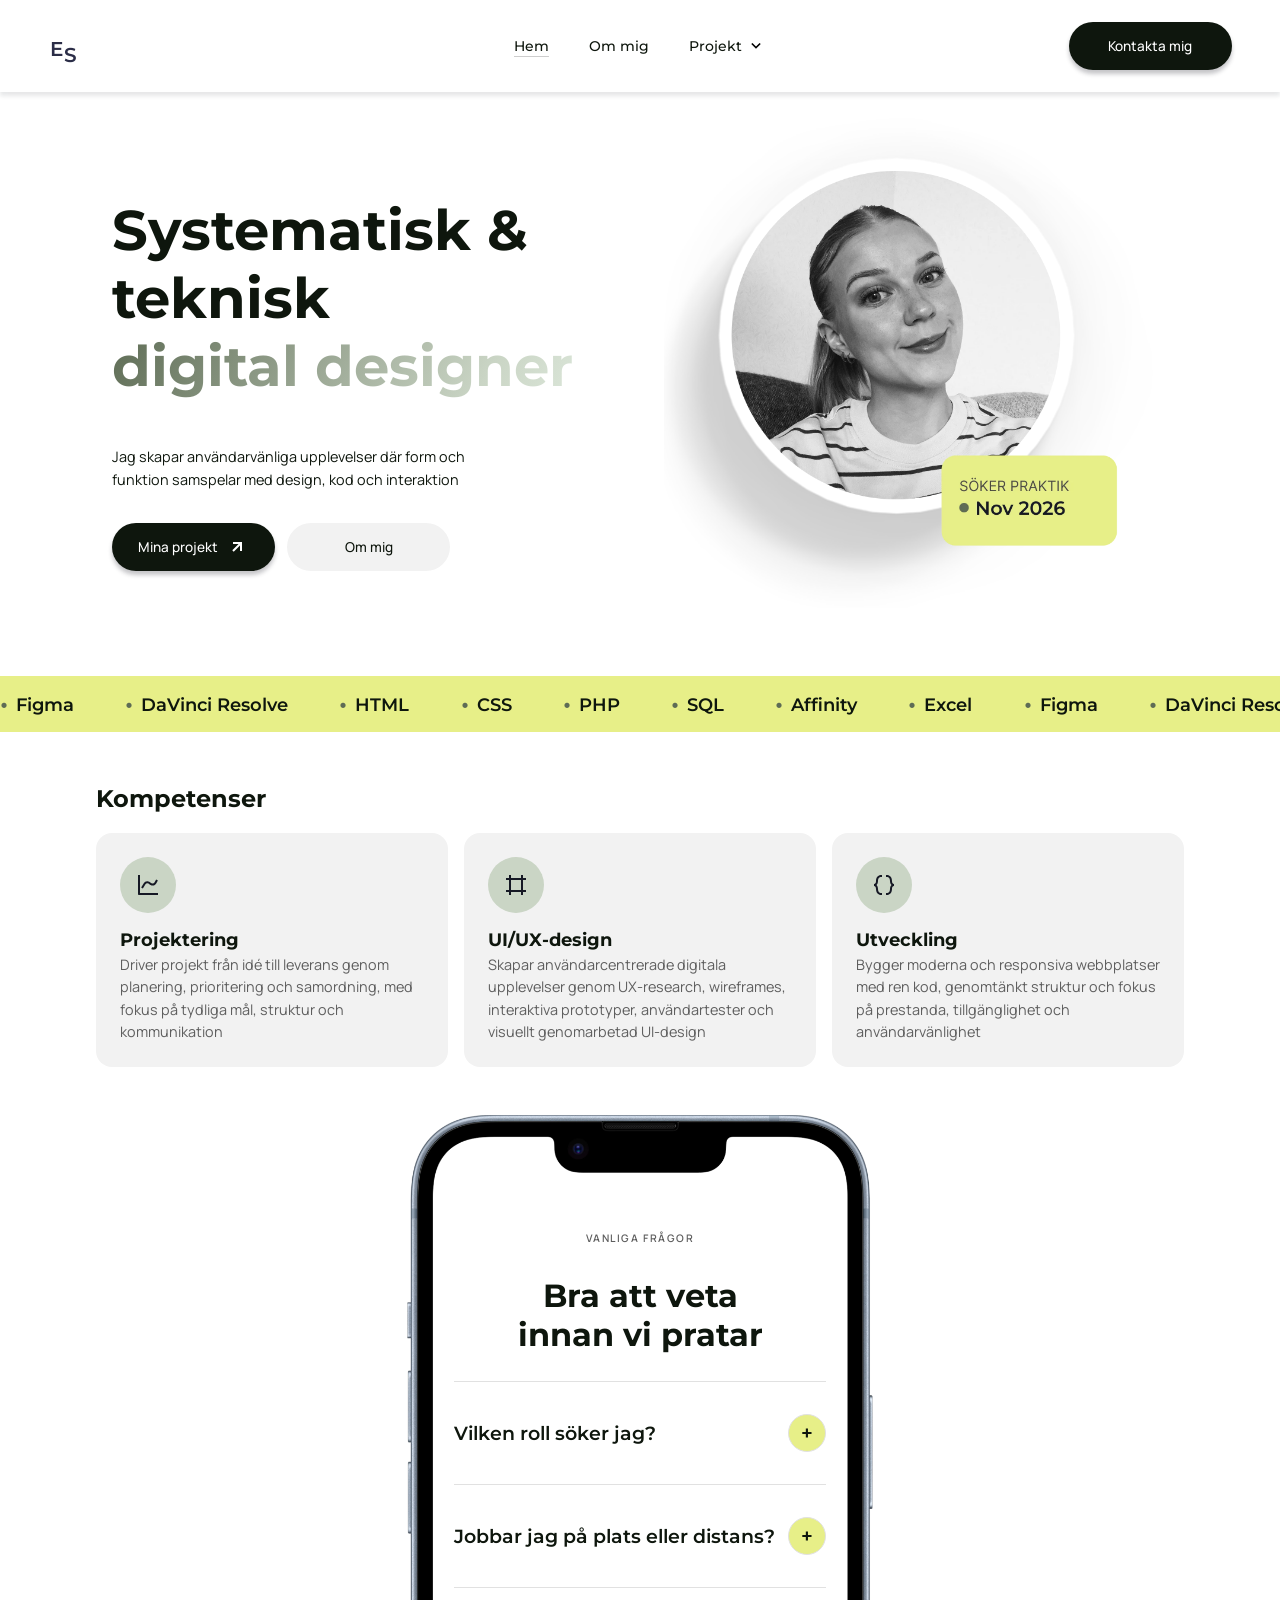
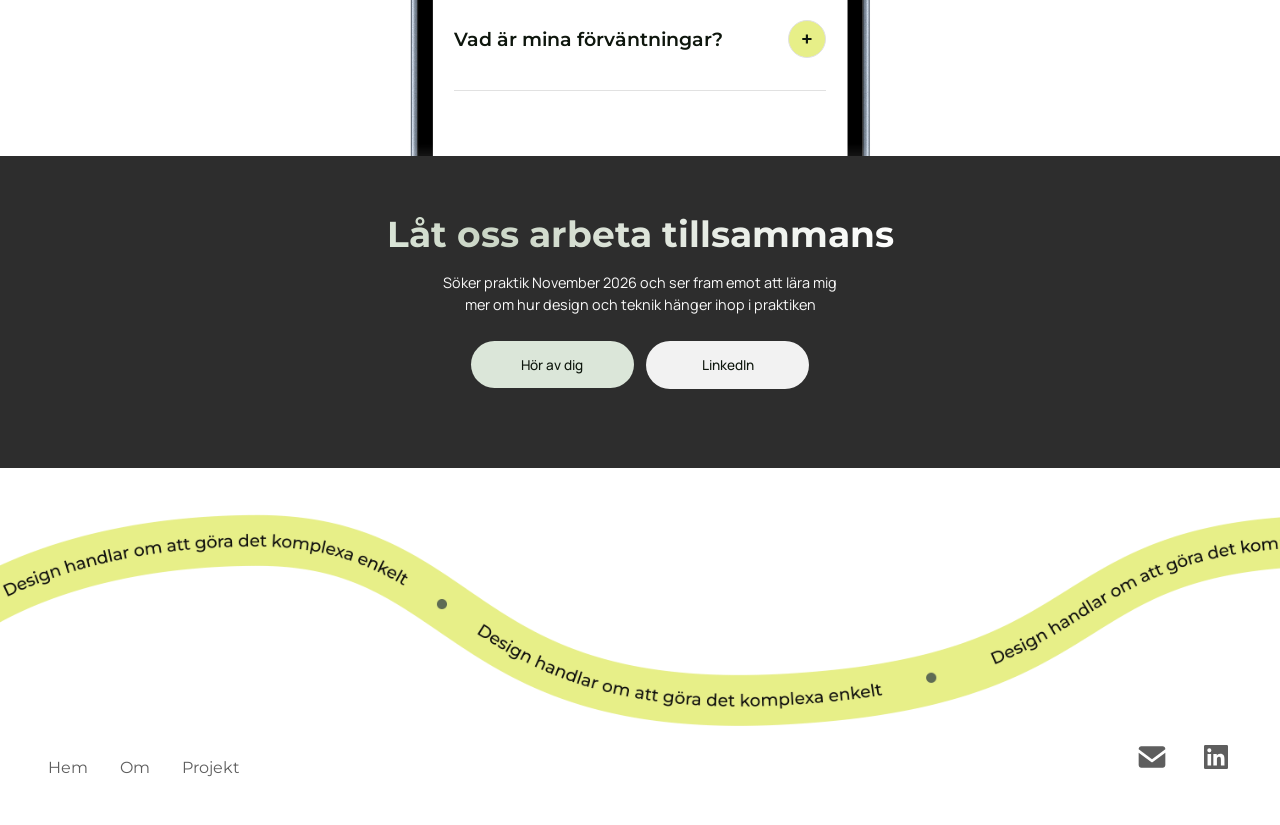
<file: index.html>
<!DOCTYPE html>
<html lang="sv">
  <head>
    <meta charset="UTF-8">
    <meta name="viewport" content="width=device-width, initial-scale=1.0">
    <title>
      Startsida - Emma Sjöholm
    </title>
    <!-- Google fonts -->
    <link rel="preconnect" href="https://fonts.googleapis.com">
    <link rel="preconnect" href="https://fonts.gstatic.com" crossorigin>
    <link href="https://fonts.googleapis.com/css2?family=Manrope:wght@200..800&family=Montserrat:ital,wght@0,100..900;1,100..900&display=swap" rel="stylesheet">
    <!-- Externa stilmallar -->
    <link href="assets/style.css" rel="stylesheet">
    <link href="assets/btn.css" rel="stylesheet">
  </head>
  <body>
    <!-- Header via JS fetch -->
    <div id="header">
    </div>
    <main>
      <!-- Hero sektion med bakgrundsbil och CT-knappar -->
      <section id="image_hero" class="stack-center container">
        <div id="text_hero">
          <h1>
            Systematisk & teknisk
            <br>
            <span class="highlight">
              digital designer
            </span>
          </h1>
          <img src="assets/images/emma_sjoholm.webp" alt="Profilbild på Emma Sjöholm">
          <p>
            Jag skapar användarvänliga upplevelser där form och funktion samspelar med design, kod och interaktion
          </p>
          <div class="btns">
            <a href="project_overview.html" class="primary-btn">
              Mina projekt
              <svg  xmlns="http://www.w3.org/2000/svg" width="24" height="24"  fill="currentColor" viewBox="0 0 24 24" ><!--Boxicons v3.0.8 https://boxicons.com | License  https://docs.boxicons.com/free--><path d="M17 16V7H8v2h5.59l-6.3 6.29 1.42 1.42 6.29-6.3V16z"></path>
              </svg>
            </a>
            <a href="about.html" class="secondary-btn">
              Om mig
            </a>
          </div>
        </div>
      </section>
      <div class="marquee">
        <div class="marquee-group">
          <span><span class="marquee-dot">•</span> Figma</span>
          <span><span class="marquee-dot">•</span> DaVinci Resolve</span>
          <span><span class="marquee-dot">•</span> HTML</span>
          <span><span class="marquee-dot">•</span> CSS</span>
          <span><span class="marquee-dot">•</span> PHP</span>
          <span><span class="marquee-dot">•</span> SQL</span>
          <span><span class="marquee-dot">•</span> Affinity</span>
          <span><span class="marquee-dot">•</span> Excel</span>
        </div>
      </div>
      <!-- Kompetenskort med ikoner -->
      <section>
        <h2 id="qualification-headline">
          Kompetenser
        </h2>
        <div class="card-group card-group--row stack">
          <div class="card stack surface fill-width">
            <div class="card-header stack">
              <div class="card-icon icon-circle">
              <svg  xmlns="http://www.w3.org/2000/svg" width="32" height="32"  fill="#161925" viewBox="0 0 24 24" >
                <!--Boxicons v3.0.8 https://boxicons.com | License  https://docs.boxicons.com/free-->
                <path d="M4 2H2v19c0 .55.45 1 1 1h19v-2H4z">
                </path>
                <path d="M11.25 10.28c.75-.06 1.45.24 1.93.8.91 1.06 2.3 1.62 3.69 1.49 1.4-.13 2.64-.94 3.34-2.16l1.67-2.91-1.74-.99-1.67 2.91c-.38.66-1.03 1.08-1.79 1.16-.77.07-1.48-.22-1.98-.8a4.29 4.29 0 0 0-3.6-1.5c-1.38.1-2.6.84-3.34 2.02l-2.61 4.17 1.7 1.06 2.61-4.17c.4-.63 1.05-1.03 1.79-1.08">
                </path>
              </svg>
              </div>
              <h3>
                Projektering
              </h3>
            </div>
            <p>
              Driver projekt från idé till leverans genom planering, prioritering och samordning, med fokus på tydliga mål, struktur och kommunikation
            </p>
          </div>
          <div class="card stack surface fill-width">
            <div class="card-header stack">
              <div class="card-icon icon-circle">
              <svg  xmlns="http://www.w3.org/2000/svg" width="32" height="32"  fill="#161925" viewBox="0 0 24 24" >
                <!--Boxicons v3.0.8 https://boxicons.com | License  https://docs.boxicons.com/free-->
                <path d="M19 2h-2v3H7V2H5v3H2v2h3v10H2v2h3v3h2v-3h10v3h2v-3h3v-2h-3V7h3V5h-3zm-2 15H7V7h10z">
                </path>
              </svg>
              </div>
              <h3>
                UI/UX-design
              </h3>
            </div>
            <p>
              Skapar användarcentrerade digitala upplevelser genom UX-research, wireframes, interaktiva prototyper, användartester och visuellt genomarbetad UI-design
            </p>
          </div>
          <div class="card stack surface fill-width">
            <div class="card-header stack">
              <div class="card-icon icon-circle">
              <svg  xmlns="http://www.w3.org/2000/svg" width="32" height="32"  fill="#161925" viewBox="0 0 24 24" >
                <!--Boxicons v3.0.8 https://boxicons.com | License  https://docs.boxicons.com/free-->
                <path d="M4 8c0 2.8-1.68 2.99-2.01 3v2c.1 0 2.01.03 2.01 3 0 4.74 3.27 6 5 6h1v-2h-.99C8.7 20 6 19.83 6 16c0-1.99-.67-3.25-1.5-4C5.34 11.25 6 9.99 6 8c0-3.83 2.7-3.99 3-4h1V2H9C7.27 2 4 3.26 4 8m16 0c0-4.74-3.27-6-5-6h-1v2h.99C15.3 4 18 4.17 18 8c0 1.99.67 3.25 1.5 4-.84.75-1.5 2.01-1.5 4 0 3.83-2.7 3.99-3 4h-1v2h1c1.73 0 5-1.26 5-6 0-2.8 1.68-2.99 2.01-3v-2c-.1 0-2.01-.03-2.01-3">
                </path>
              </svg>
              </div>
              <h3>
                Utveckling
              </h3>
            </div>
            <p>
              Bygger moderna och responsiva webbplatser med ren kod, genomtänkt struktur och fokus på prestanda, tillgänglighet och användarvänlighet
            </p>
          </div>
        </div>
      </section>
      <!-- Frågesektion med telefon-mockup bakom -->
<div class="faq-phone-mockup">
  <div class="faq-content">
    <section class="faq stack">
      <p class="nav-meny-text">VANLIGA FRÅGOR</p>
      <h2>Bra att veta<br>innan vi pratar</h2>
      <details class="faq-item">
        <summary class="faq-btn">
          <span class="faq-question">Vilken roll söker jag?</span>
          <span class="faq-icon icon-circle">+</span>
        </summary>
        <p>Jag söker en praktikplats (VFU) på heltid under fem veckor från november 2026, gärna inom UX-design och/eller frontendutveckling.</p>
      </details>
      <details class="faq-item">
        <summary class="faq-btn">
          <span class="faq-question">Jobbar jag på plats eller distans?</span>
          <span class="faq-icon icon-circle">+</span>
        </summary>
        <p>Jag är öppen för arbete på distans, hybrid eller på plats. Jag bor i Gällivare och kan arbeta på plats i närområdet, men har sedan innan god erfarenhet av att arbeta helt på distans från tidigare arbete och studier.</p>
      </details>
      <details class="faq-item">
        <summary class="faq-btn">
          <span class="faq-question">Vad är mina förväntningar?</span>
          <span class="faq-icon icon-circle">+</span>
        </summary>
        <p>Jag ser fram emot att få ta del av er verksamhet från början till slut och lära mig av era erfarenheter.</p>
      </details>
    </section>
  </div>
</div>
      <!-- Kontakt sektion och VFU förfrågan -->
      <section class="contact-vfu stack-center bg-dark">
        <h2>
          <span class="highlight-secondary">
          Låt oss arbeta tillsammans
          </span>
        </h2>
        <p>
          Söker praktik November 2026 och ser fram emot att lära mig mer om hur design och teknik hänger ihop i praktiken
        </p>
        <div class="btns">
        <a href="mailto:emmsjoholm@gmail.com" class="tertiary-btn" aria-label="Skicka e-post till Emma Sjöholm">
          Hör av dig
        </a>
        <a href="https://www.linkedin.com/in/emma-sj%C3%B6holm/" class="secondary-btn" aria-label="Öppna länk till Emma Sjöholms LinkedIn-profil">
          LinkedIn
        </a>
        </div>
      </section>
    </main>
    <!-- Footer via JS fetch -->
    <div id="footer">
    </div>
    <script src="includes/main.js">
    </script>
  </body>
</html>
</file>
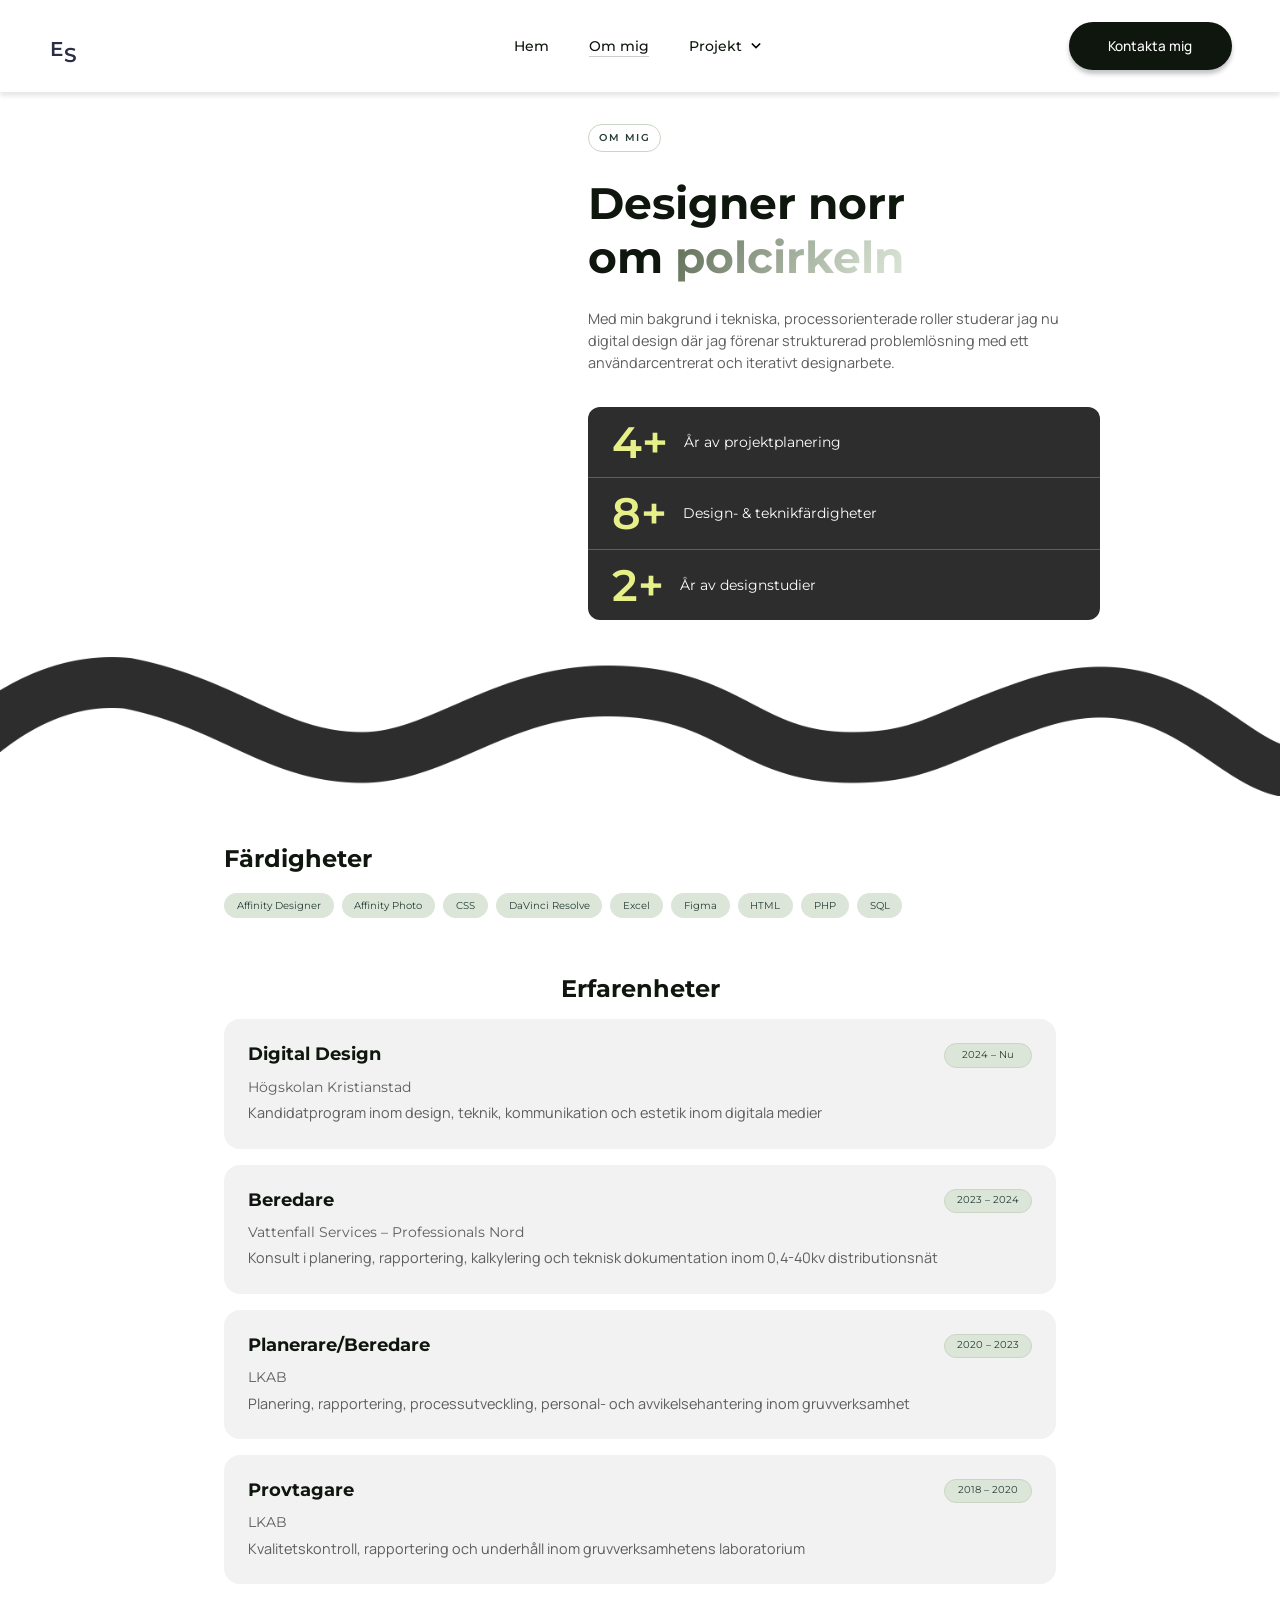
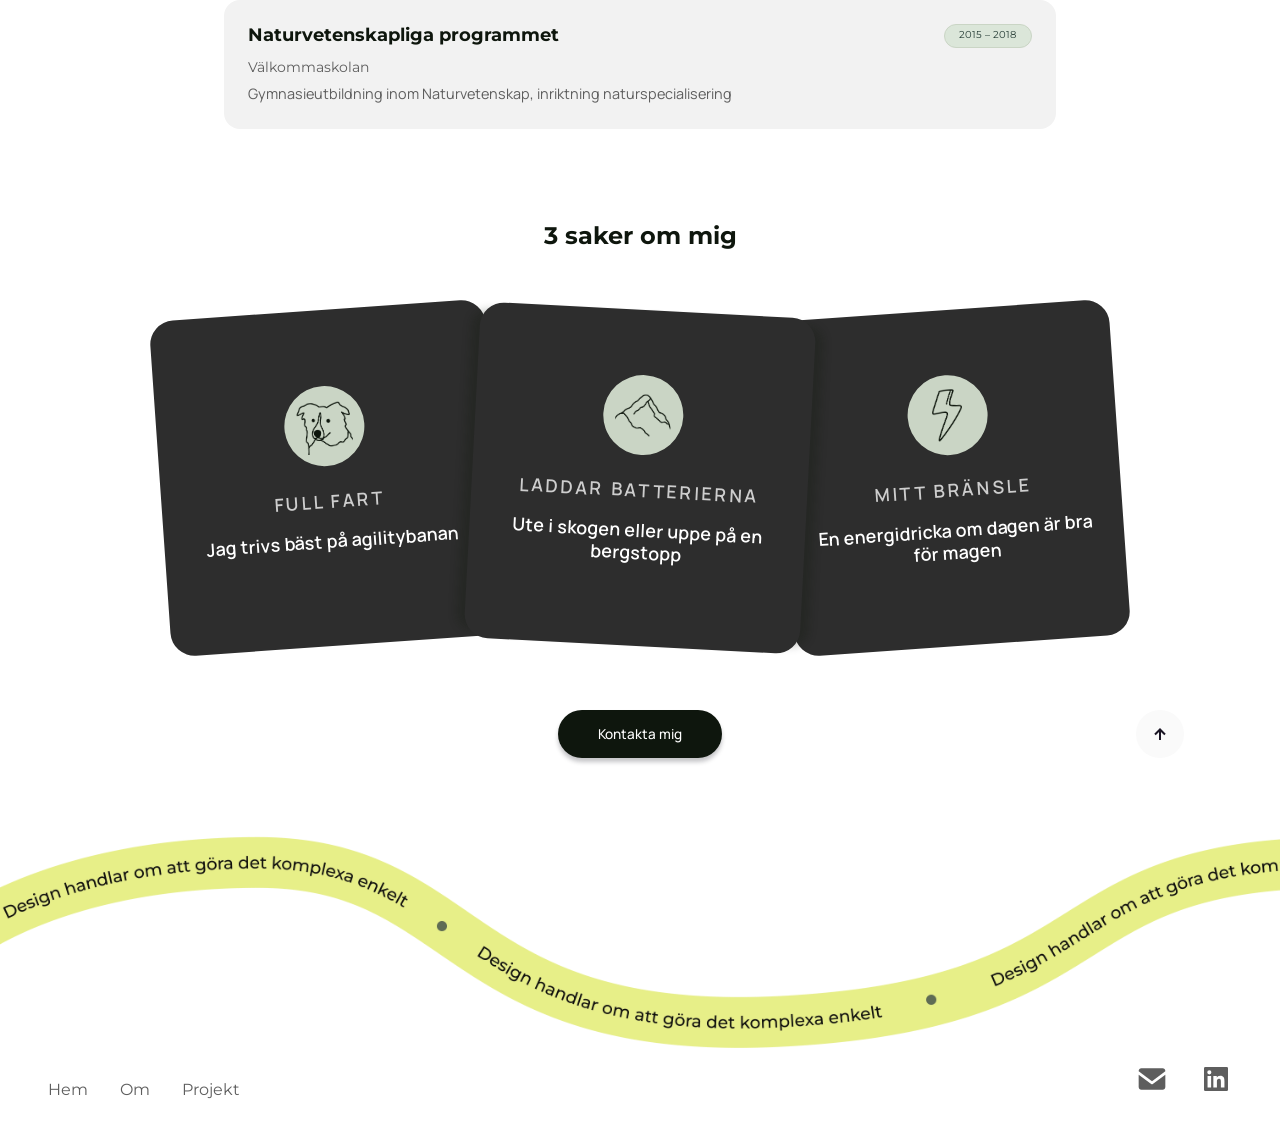
<file: about.html>
<!DOCTYPE html>
<html lang="sv">
  <head>
    <meta charset="UTF-8">
    <meta name="viewport" content="width=device-width, initial-scale=1.0">
    <title>
      Om mig – Emma Sjöholm
    </title>
    <!-- Google fonts -->
    <link rel="preconnect" href="https://fonts.googleapis.com">
    <link rel="preconnect" href="https://fonts.gstatic.com" crossorigin>
    <link href="https://fonts.googleapis.com/css2?family=Manrope:wght@200..800&family=Montserrat:ital,wght@0,100..900;1,100..900&display=swap" rel="stylesheet">
    <!-- Externa stilmallar -->
    <link href="assets/style.css" rel="stylesheet">
    <link href="assets/btn.css" rel="stylesheet">
  </head>
  <body id="top">
    <!-- Header via JS fetch -->
    <div id="header">
    </div>
    <main>
      <!-- Introduktionstext -->
      <div class="about-intro container">
        <div class="about-content stack">
          <section class="about-section stack">
            <p class="page-label">
              Om mig
            </p>
            <h1>
              Designer norr
              <br>
              om
              <span class="highlight">
                polcirkeln
              </span>
            </h1>
            <p>
              Med min bakgrund i tekniska, processorienterade roller studerar jag nu digital design där jag förenar strukturerad problemlösning med ett användarcentrerat och iterativt designarbete.
            </p>
          </section>
        </div>
        <!-- Hälsningsvideo -->
        <div class="about-profile">
          <video autoplay muted loop playsinline>
            <source src="assets/images/greetings.mp4" type="video/mp4">
          </video>
        </div>
        <!-- Statistik kort med full bredd -->
        <div class="about-meta stack info-box bg-dark">
          <div class="meta-card">
            <p class="number">
              4+
            </p>
            <p class="value">
              År av projektplanering
            </p>
          </div>
          <div class="meta-card">
            <p class="number">
              8+
            </p>
            <p class="value">
              Design- & teknikfärdigheter
            </p>
          </div>
          <div class="meta-card">
            <p class="number">
              2+
            </p>
            <p class="value">
              År av designstudier
            </p>
          </div>
        </div>
      </div>
      <div class="about-img" aria-hidden="true"></div>
        <!-- Färdigheter som taggar -->
        <section class="about-section-tags">
          <h2>
            Färdigheter
          </h2>
          <ul class="tags">
            <li>
              Affinity Designer
            </li>
            <li>
              Affinity Photo
            </li>
            <li>
              CSS
            </li>
            <li>
              DaVinci Resolve
            </li>
            <li>
              Excel
            </li>
            <li>
              Figma
            </li>
            <li>
              HTML
            </li>
            <li>
              PHP
            </li>
            <li>
              SQL
            </li>
          </ul>
        </section>
        <!-- Erfarenheter av utbildning och arbete i kronolgisk ordning -->
        <section class="about-section stack">
          <h2>
            Erfarenheter
          </h2>
          <div class="card-group stack">
            <div class="card stack surface fill-width">
              <div class="card-top row-between">
                <h3>
                  Digital Design
                </h3>
                <span class="date-tag">
                  2024 – Nu
                </span>
              </div>
              <p class="card-subtitle">
                Högskolan Kristianstad
              </p>
              <p>
                Kandidatprogram inom design, teknik, kommunikation och estetik inom digitala medier
              </p>
            </div>
            <div class="card stack surface fill-width">
              <div class="card-top row-between">
                <h3>
                  Beredare
                </h3>
                <span class="date-tag">
                  2023 – 2024
                </span>
              </div>
              <p class="card-subtitle">
                Vattenfall Services – Professionals Nord
              </p>
              <p>
                Konsult i planering, rapportering, kalkylering och teknisk dokumentation inom 0,4-40kv distributionsnät
              </p>
            </div>
            <div class="card stack surface fill-width">
              <div class="card-top row-between">
                <h3>
                  Planerare/Beredare
                </h3>
                <span class="date-tag">
                  2020 – 2023
                </span>
              </div>
              <p class="card-subtitle">
                LKAB
              </p>
              <p>
                Planering, rapportering, processutveckling, personal- och avvikelsehantering inom gruvverksamhet
              </p>
            </div>
            <div class="card stack surface fill-width">
              <div class="card-top row-between">
                <h3>
                  Provtagare
                </h3>
                <span class="date-tag">
                  2018 – 2020
                </span>
              </div>
              <p class="card-subtitle">
                LKAB
              </p>
              <p>
                Kvalitetskontroll, rapportering och underhåll inom gruvverksamhetens laboratorium
              </p>
            </div>
            <div class="card stack surface fill-width">
              <div class="card-top row-between">
                <h3>
                  Naturvetenskapliga programmet
                </h3>
                <span class="date-tag">
                  2015 – 2018
                </span>
              </div>
              <p class="card-subtitle">
                Välkommaskolan
              </p>
              <p>
                Gymnasieutbildning inom Naturvetenskap, inriktning naturspecialisering
              </p>
            </div>
          </div>
        </section>
        <section class="facts">
          <h2>3 saker om mig</h2>
          <div class="facts-cards stack-center">
            <div class="fact-card stack-center bg-dark fact-card--left">
              <div class="card-icon icon-circle">
                <img src="assets/images/dog_icon.svg" alt="Outline ritad hund" width="48" height="48">
              </div>
              <p class="nav-meny-text">FULL FART</p>
              <p>Jag trivs bäst på agilitybanan</p>
            </div>
            <div class="fact-card stack-center bg-dark fact-card--middle">
              <div class="card-icon icon-circle">
                <img src="assets/images/mountain_icon.svg" alt="Outline ritat berg" width="48" height="48">
              </div>
              <p class="nav-meny-text">LADDAR BATTERIERNA</p>
              <p>Ute i skogen eller uppe på en bergstopp</p>
            </div>
            <div class="fact-card stack-center bg-dark fact-card--right">
              <div class="card-icon icon-circle">
                <img src="assets/images/lightning_icon.svg" alt="Outline ritad blixt" width="48" height="48">
              </div>
              <p class="nav-meny-text">MITT BRÄNSLE</p>
              <p>En energidricka om dagen är bra för magen</p>
            </div>
          </div>
        </section>
        <!-- Kontaktknapp och tillbaka till toppen-knapp -->
        <div class="ending container">
          <a href="mailto:emmsjoholm@gmail.com" class="primary-btn" aria-label="Skicka e-post till Emma Sjöholm">
            Kontakta mig
          </a>
          <a href="#top" class="back-top-btn" aria-label="Tillbaka till toppen">
            <svg xmlns="http://www.w3.org/2000/svg" width="24" height="24"  fill="#1b1625" viewBox="0 0 24 24" >
              <!--Boxicons v3.0.8 https://boxicons.com | License  https://docs.boxicons.com/free-->
              <path d="M13 18V9.91l3.29 3.3 1.42-1.42L12 6.09l-5.71 5.7 1.42 1.42L11 9.91V18z">
              </path>
            </svg>
          </a>
        </div>
    </main>
    <!-- Footer via JS fetch -->
    <div id="footer">
    </div>
    <script src="includes/main.js">
    </script>
  </body>
</html>
</file>
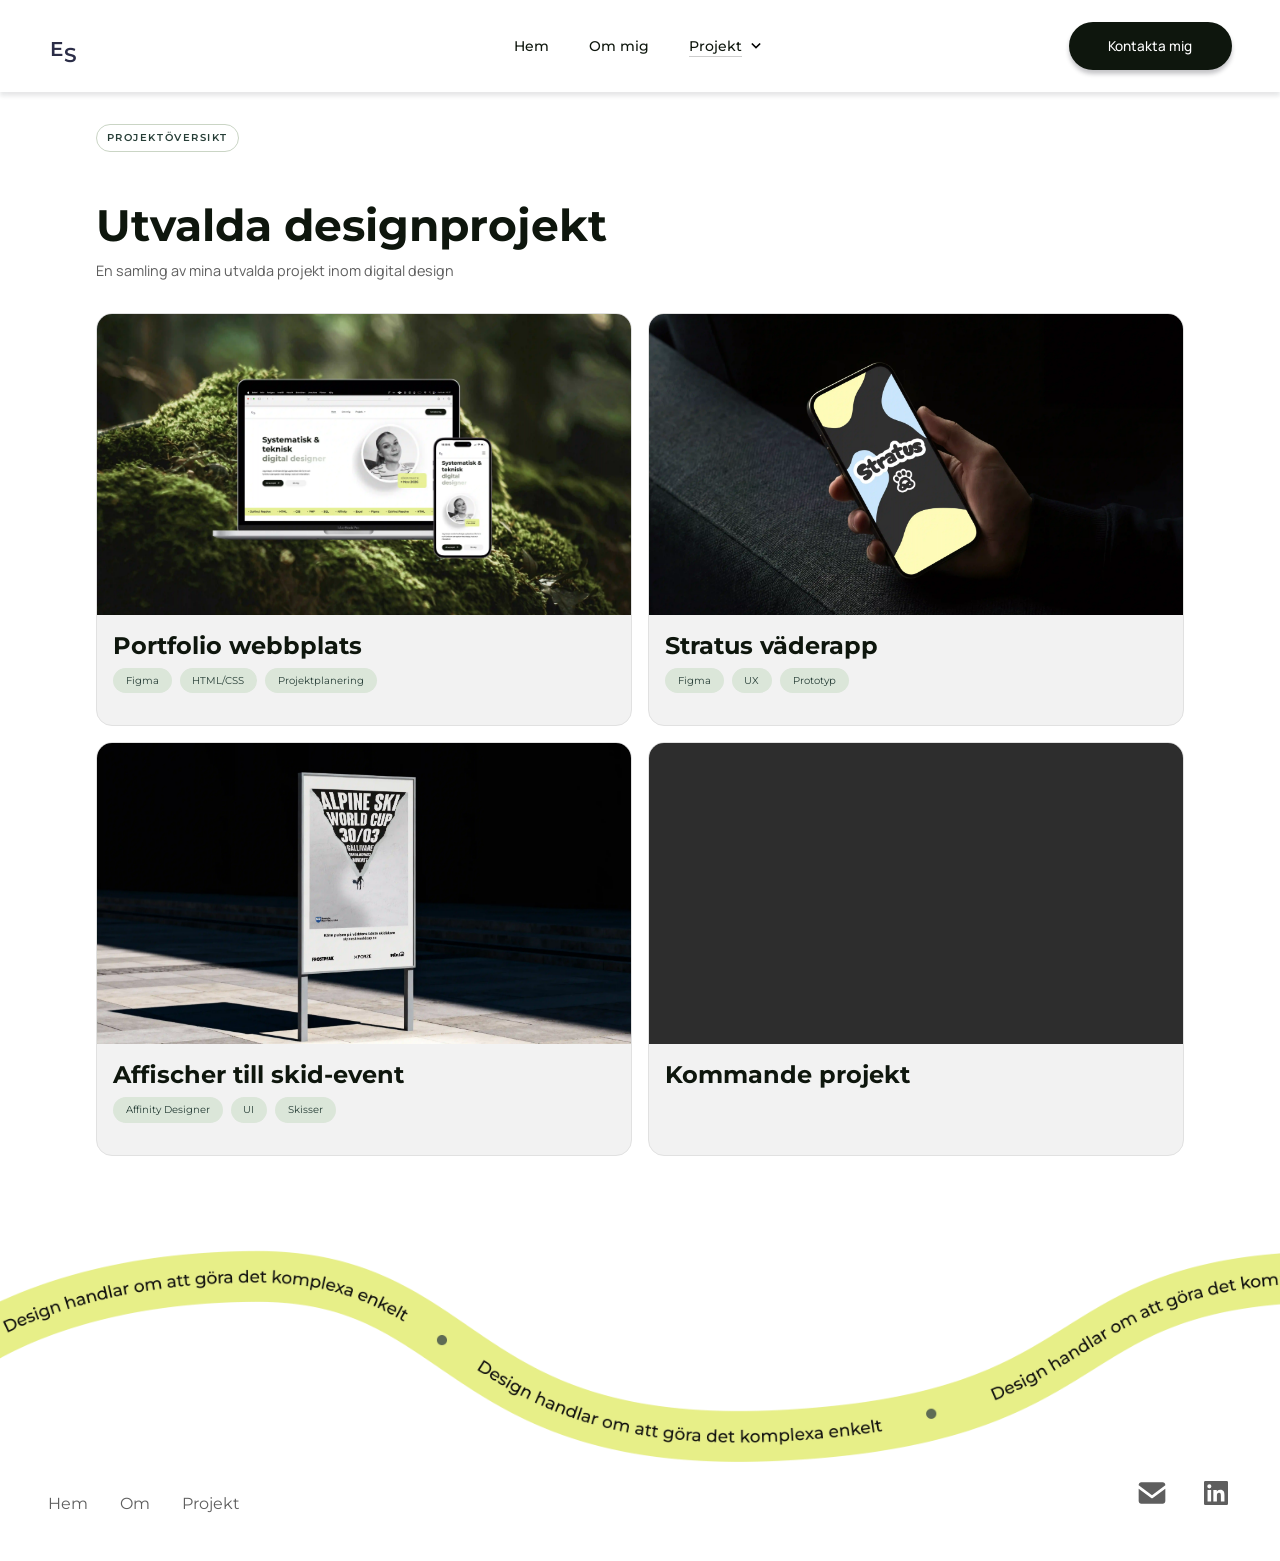
<file: project_overview.html>
<!DOCTYPE html>
<html lang="sv">
  <head>
    <meta charset="UTF-8">
    <meta name="viewport" content="width=device-width, initial-scale=1.0">
    <title>
      Projektöversikt – Emma Sjöholm
    </title>
    <!-- Google fonts -->
    <link rel="preconnect" href="https://fonts.googleapis.com">
    <link rel="preconnect" href="https://fonts.gstatic.com" crossorigin>
    <link href="https://fonts.googleapis.com/css2?family=Manrope:wght@200..800&family=Montserrat:ital,wght@0,100..900;1,100..900&display=swap" rel="stylesheet">
    <!-- Stilmallar -->
    <link href="assets/style.css" rel="stylesheet">
    <link href="assets/btn.css" rel="stylesheet">
  </head>
  <body>
    <!-- Header via JS fetch -->
    <div id="header">
    </div>
    <main>
      <!-- Introduktionstext -->
      <section class="project-intro stack">
        <p class="page-label">
          Projektöversikt
        </p>
        <h1>
          Utvalda designprojekt
        </h1>
        <p>
          En samling av mina utvalda projekt inom digital design
        </p>
      </section>
      <!--Projektlista-->
      <div class="project-list stack container">
        <article class="project-cards surface">
          <a href="project_portfolio_website.html">
            <div class="project-img-wrap">
              <img src="assets/images/website_preview.webp" alt="En silvrig laptop och mobil som visar startsidan av Emma Sjöholms portfolio webbplats och en bakgrund med grön mossa">
            </div>
            <div class="project-info row-between">
              <div>
                <h2>
                  Portfolio webbplats
                </h2>
                <ul class="tags">
                  <li>
                    Figma
                  </li>
                  <li>
                    HTML/CSS
                  </li>
                  <li>
                    Projektplanering
                  </li>
                </ul>
              </div>
            </div>
          </a>
        </article>
        <article class="project-cards surface">
          <a href="project_weather_app.html">
            <div class="project-img-wrap">
              <img src="assets/images/stratus_preview.webp" alt="Hand som håller i en telefon som visar logotypen för väderappen Stratus">
            </div>
            <div class="project-info row-between">
              <div>
                <h2>
                  Stratus väderapp
                </h2>
                <ul class="tags">
                  <li>
                    Figma
                  </li>
                  <li>
                    UX
                  </li>
                  <li>
                    Prototyp
                  </li>
                </ul>
              </div>
            </div>
          </a>
        </article>
        <article class="project-cards surface">
          <a href="project_ski_poster.html">
            <div class="project-img-wrap">
              <img src="assets/images/poster_preview.webp" alt="Gatupratare med affisch på skid-event på en stengata">
            </div>
            <div class="project-info row-between">
              <div>
                <h2>
                  Affischer till skid-event
                </h2>
                <ul class="tags">
                  <li>
                    Affinity Designer
                  </li>
                  <li>
                    UI
                  </li>
                  <li>
                    Skisser
                  </li>
                </ul>
              </div>
            </div>
          </a>
        </article>
        <article class="project-cards surface">
          <div class="project-placeholder bg-dark">
          </div>
          <div class="project-info row-between">
            <h2>
              Kommande projekt
            </h2>
          </div>
        </article>
      </div>
    </main>
      <!-- Footer via JS fetch -->
      <div id="footer">
      </div>
      <script src="includes/main.js">
      </script>
    </body>
  </html>
</file>
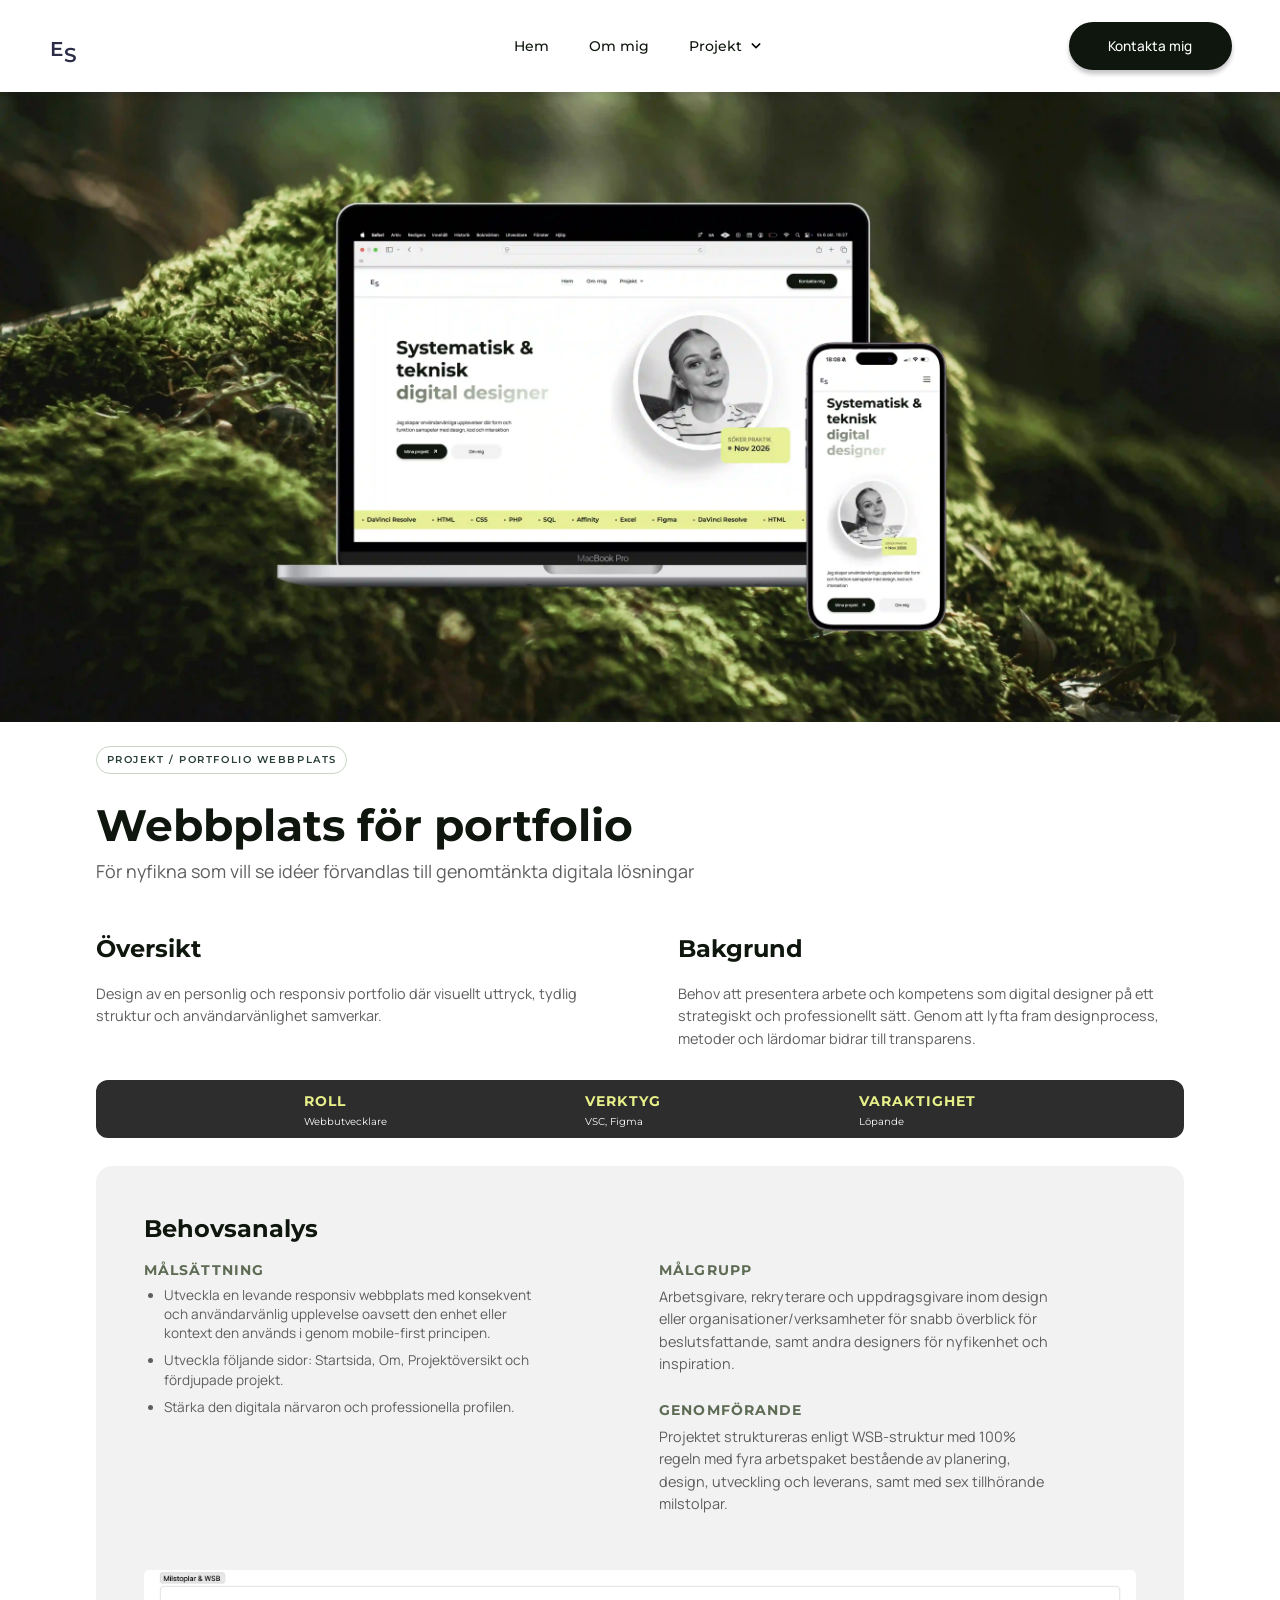
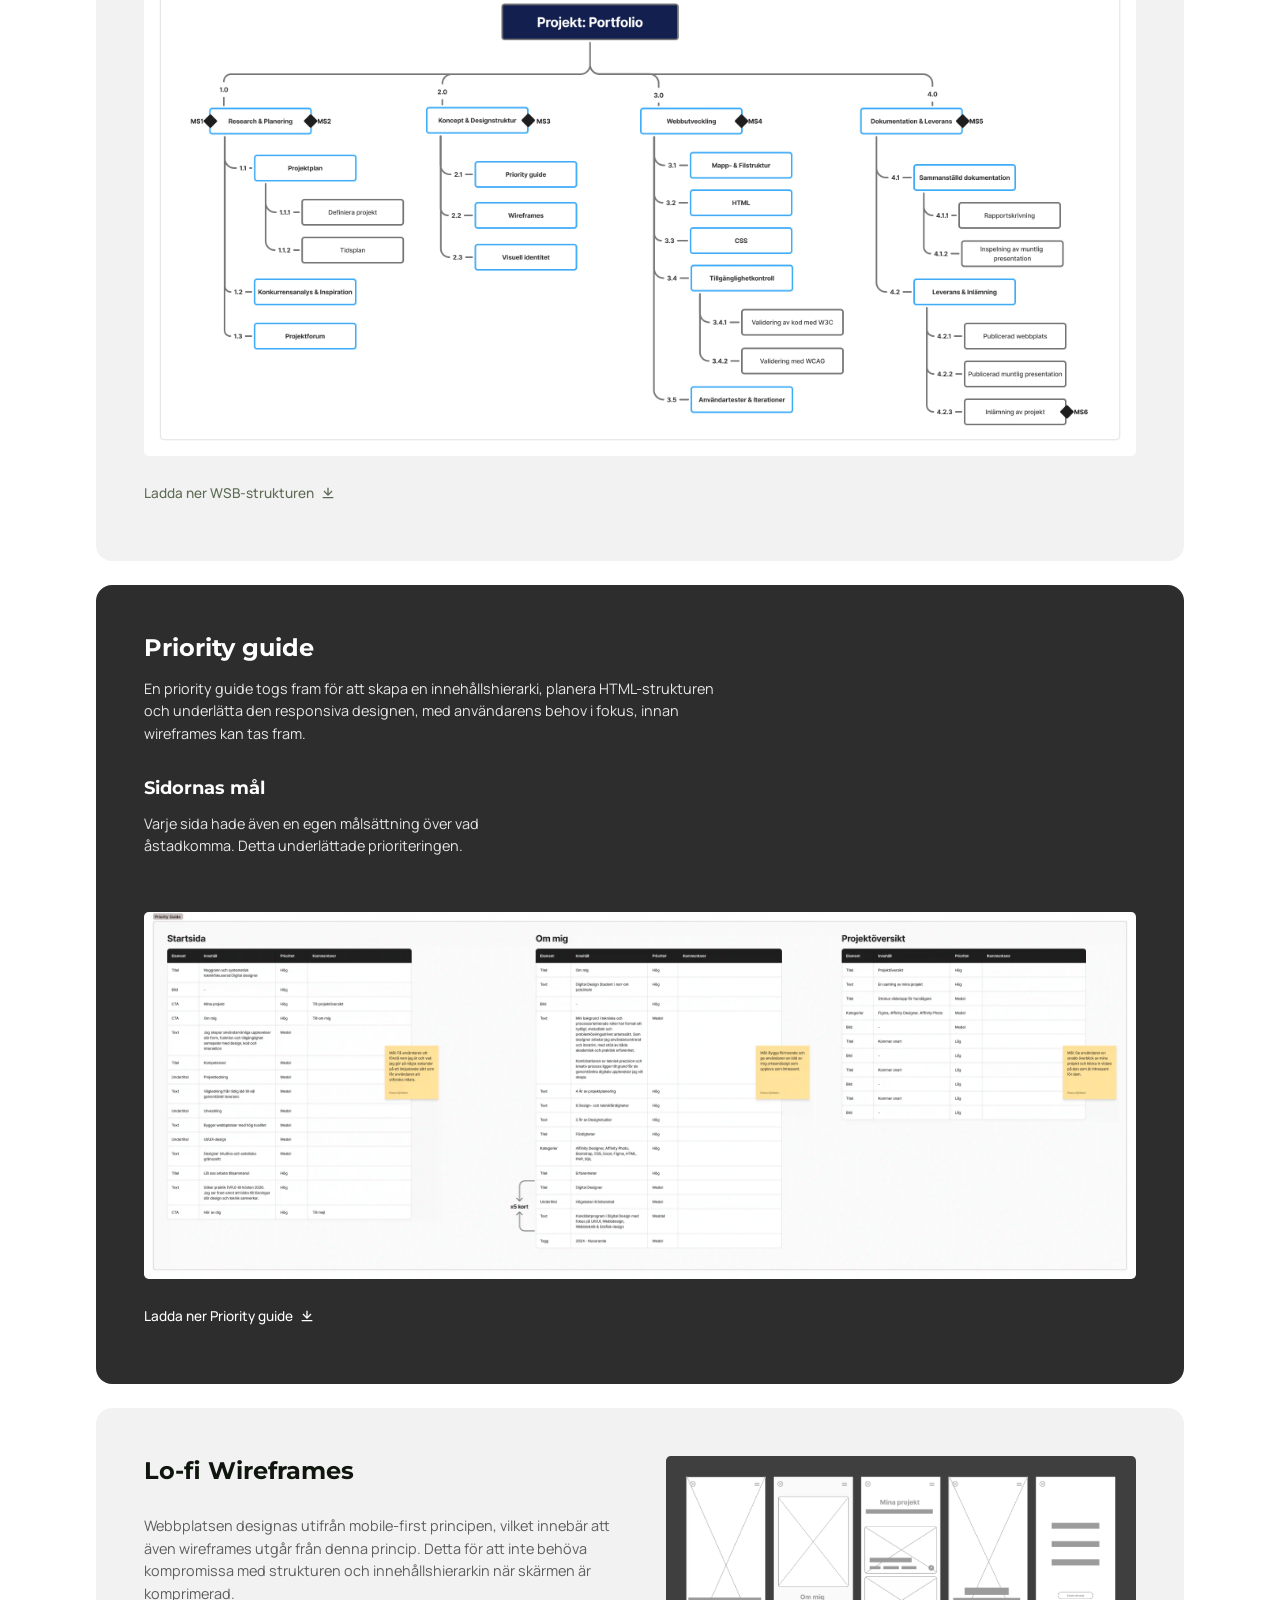
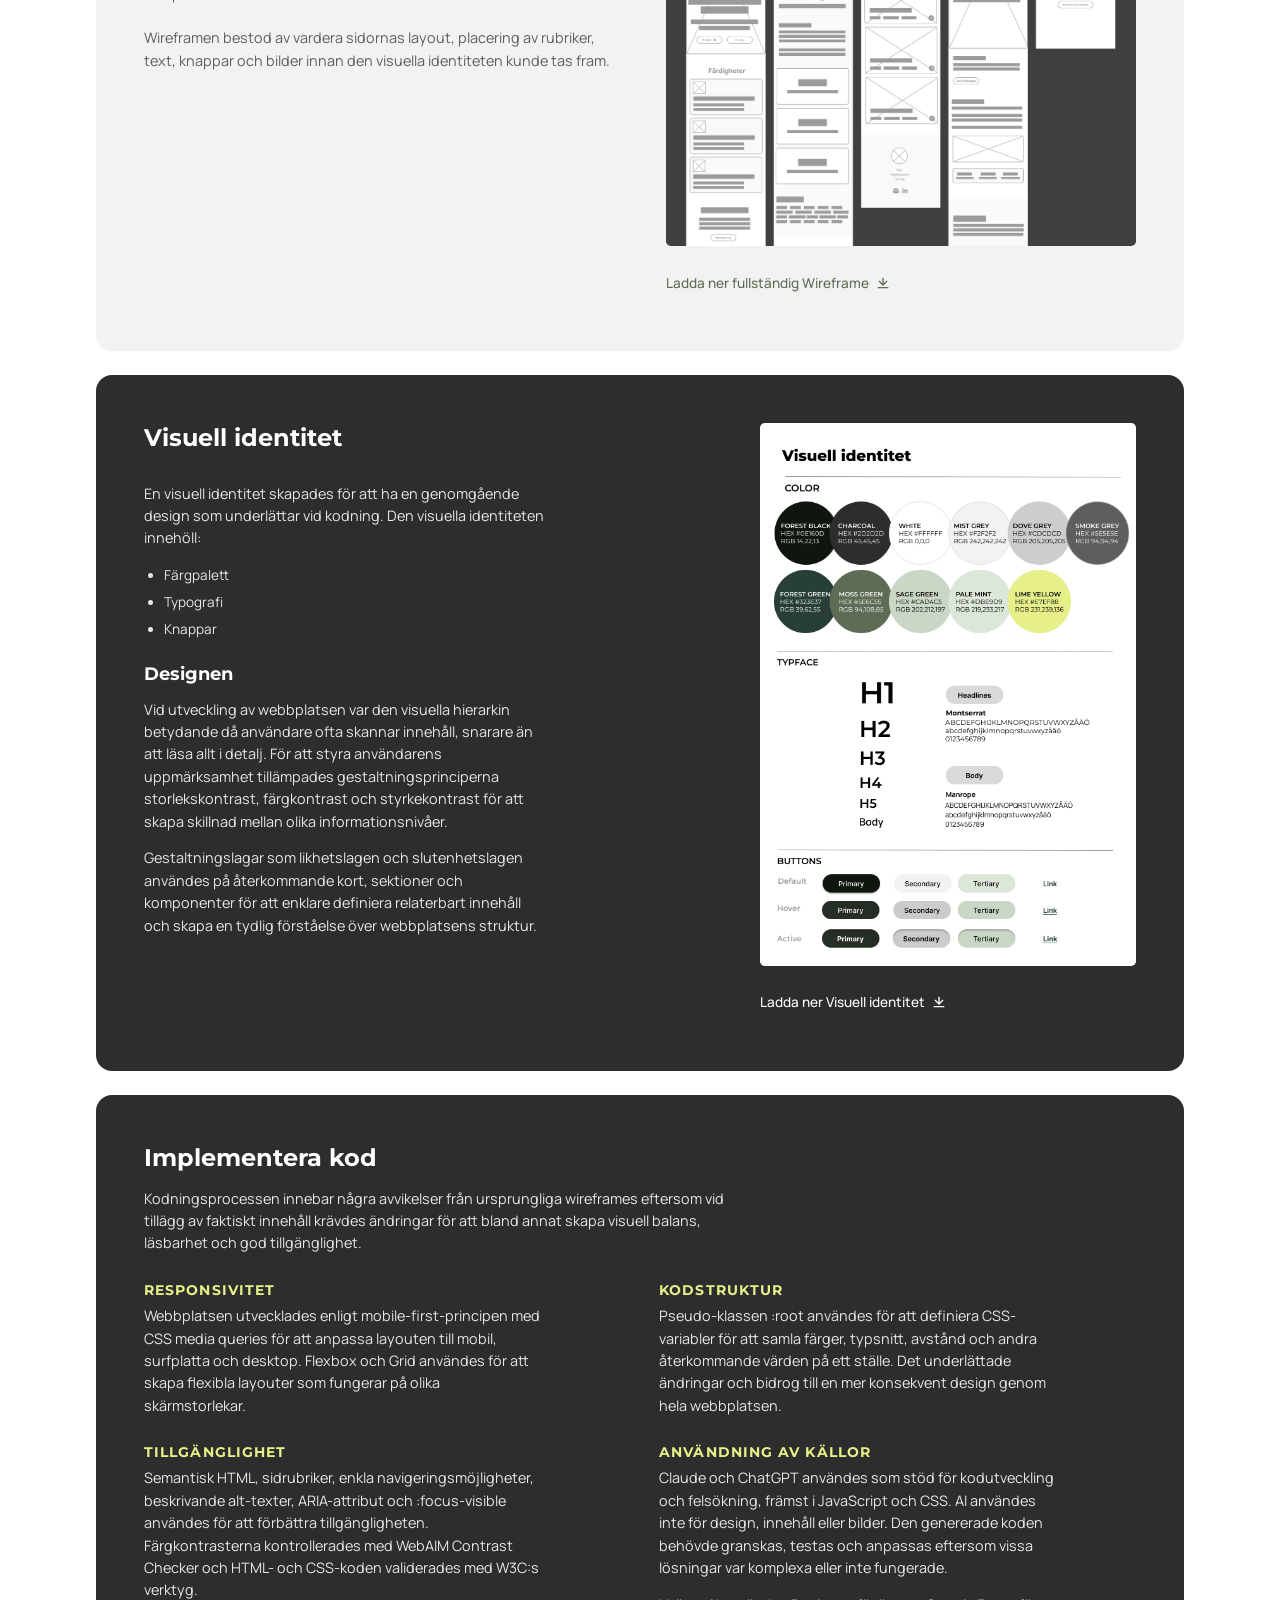
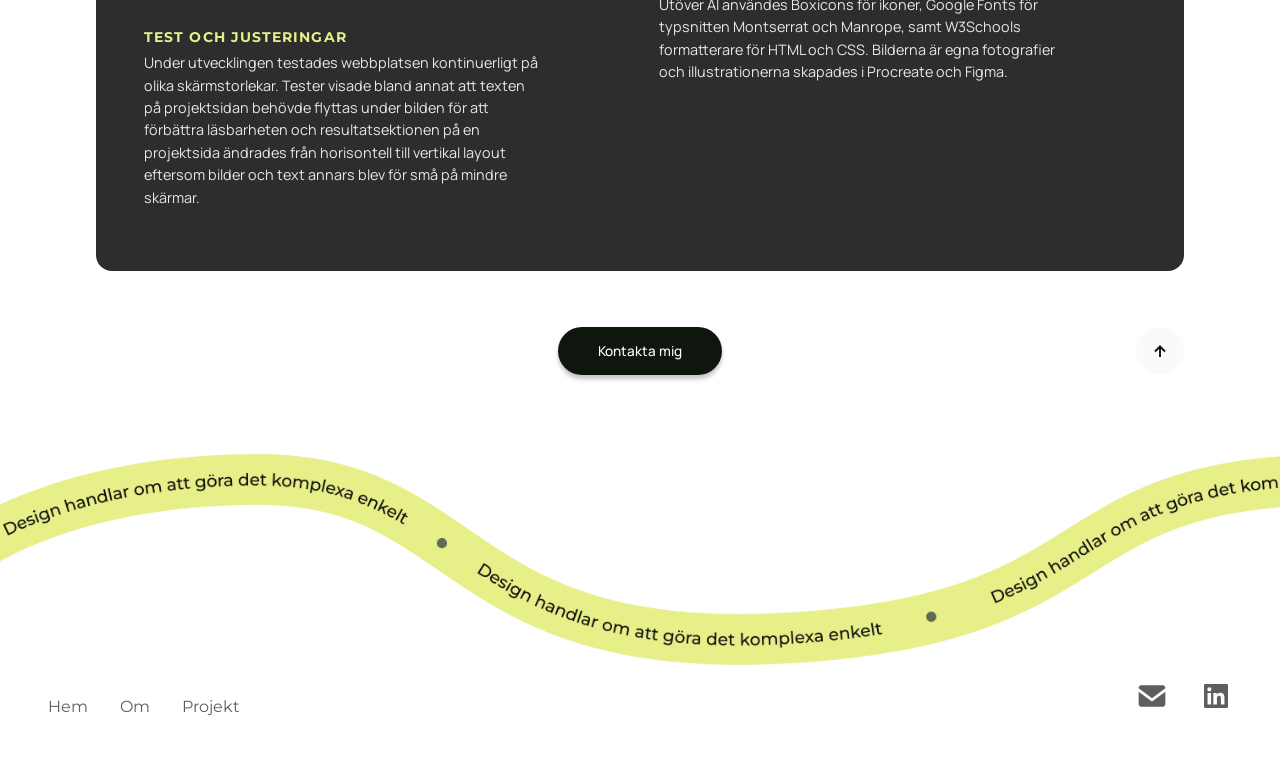
<file: project_portfolio_website.html>
<!DOCTYPE html>
<html lang="sv">
  <head>
    <meta charset="UTF-8">
    <meta name="viewport" content="width=device-width, initial-scale=1.0">
    <title>
      Webbplats för portfolio – Emma Sjöholm
    </title>
    <!-- Google fonts -->
    <link rel="preconnect" href="https://fonts.googleapis.com">
    <link rel="preconnect" href="https://fonts.gstatic.com" crossorigin>
    <link
    href="https://fonts.googleapis.com/css2?family=Manrope:wght@200..800&family=Montserrat:ital,wght@0,100..900;1,100..900&display=swap"
    rel="stylesheet"
  >
    <!-- Stilmallar -->
    <link href="assets/style.css" rel="stylesheet">
    <link href="assets/btn.css" rel="stylesheet">
  </head>
  <body id="top">
    <!-- Header via JS fetch -->
    <div id="header">
    </div>
    <main>
      <!-- Bild med projektets copy -->
      <section class="case-hero">
        <img
        src="assets/images/website_preview.webp"
        alt="En silvrig laptop och mobil som visar startsidan av Emma Sjöholms portfolio webbplats och en bakgrund med grön mossa">
        <div class="case-hero-text stack container">
          <p class="page-label">
            Projekt / Portfolio Webbplats
          </p>
          <h1>
            Webbplats för portfolio
          </h1>
          <p class="copy">
            För nyfikna som vill se idéer förvandlas till genomtänkta digitala lösningar
          </p>
        </div>
      </section>
      <div class="case-content stack container">
        <!-- Projektintroduktion -->
        <section class="case-section-intro fill-width">
          <div class="case-intro-grid">
            <div>
              <h2>
                Översikt
              </h2>
              <p>
                Design av en personlig och responsiv portfolio där visuellt uttryck, tydlig struktur och användarvänlighet samverkar.
              </p>
            </div>
            <div>
              <h2 class="heading-offset">
                Bakgrund
              </h2>
              <p>
                Behov att presentera arbete och kompetens som digital designer på ett strategiskt och professionellt sätt. Genom att lyfta fram designprocess, metoder och lärdomar bidrar till transparens.
              </p>
            </div>
            <!-- Roll, verktyg och projekttid -->
            <div class="case-meta info-box bg-dark">
              <div class="stack">
                <p class="label">
                  Roll
                </p>
                <p class="value">
                  Webbutvecklare
                </p>
              </div>
              <div class="stack">
                <p class="label">
                  Verktyg
                </p>
                <p class="value">
                  VSC, Figma
                </p>
              </div>
              <div class="stack">
                <p class="label">
                  Varaktighet
                </p>
                <p class="value">
                  Löpande
                </p>
              </div>
            </div>
          </div>
        </section>
        <!-- Behovsanalys -->
        <section class="case-section surface fill-width">
          <h2>
            Behovsanalys
          </h2>
          <div class="content-grid content-grid-top">
            <!-- Vänster: målsättning -->
            <div class="content">
              <div class="label-group">
                <p class="label">
                  Målsättning
                </p>
                <ul class="list">
                  <li>
                    Utveckla en levande responsiv webbplats med konsekvent och användarvänlig upplevelse oavsett den enhet eller kontext den används i genom mobile-first principen.
                  </li>
                  <li>
                    Utveckla följande sidor: Startsida, Om, Projektöversikt och fördjupade projekt.
                  </li>
                  <li>
                    Stärka den digitala närvaron och professionella profilen.
                  </li>
                </ul>
              </div>
            </div>
            <!-- Höger: målgrupp och genomförande -->
            <div class="content">
              <div class="label-group">
                <p class="label">
                  Målgrupp
                </p>
                <p>
                  Arbetsgivare, rekryterare och uppdragsgivare inom design eller organisationer/verksamheter för snabb överblick för beslutsfattande, samt andra designers för nyfikenhet och inspiration.
                </p>
              </div>
              <div class="label-group">
                <p class="label">
                  Genomförande
                </p>
                <p>
                  Projektet struktureras enligt WSB-struktur med 100% regeln med fyra arbetspaket bestående av planering, design, utveckling och leverans, samt med sex tillhörande milstolpar.
                </p>
              </div>
            </div>
            <!-- Bilden i fullbredd längst ner -->
            <div class="content-full">
              <img src="assets/images/wsb.webp" class="img-full" alt="WSB-struktur som visar projektets fyra arbetspaket: planering, design, utveckling och leverans">
              <a href="assets/images/wsb.webp" download class="link-btn">
                Ladda ner WSB-strukturen
                <svg xmlns="http://www.w3.org/2000/svg" width="16" height="16" fill="currentColor" viewBox="0 0 24 24">
                  <path d="m12 16.41 6.71-6.7-1.42-1.42-4.29 4.3V4h-2v8.59l-4.29-4.3-1.42 1.42zM4 18h16v2H4z">
                  </path>
                </svg>
              </a>
            </div>
          </div>
        </section>
        <!-- Priority guide -->
        <section class="case-section surface fill-width bg-dark">
          <h2>
            Priority guide
          </h2>
          <p class="text-section">
            En priority guide togs fram för att skapa en innehållshierarki, planera HTML-strukturen och underlätta den responsiva designen, med användarens behov i fokus, innan wireframes kan tas fram.
          </p>
          <div class="content-grid">
            <div class="content">
              <h3>
                Sidornas mål
              </h3>
              <p>
                Varje sida hade även en egen målsättning över vad åstadkomma. Detta underlättade prioriteringen.
              </p>
            </div>
              <div class="content-full">
                <img
                src="assets/images/priority_guide.webp"
                class="img-full"
                alt="Priority guide med prioriterat innehåll och målsättning för varje sida"
              >
              <a href="assets/images/priority_guide.webp" download class="link-btn link-btn-white">
                Ladda ner Priority guide
                <svg  xmlns="http://www.w3.org/2000/svg" width="16" height="16"  
              fill="currentColor" viewBox="0 0 24 24" >
                  <!--Boxicons v3.0.8 https://boxicons.com | License  https://docs.boxicons.com/free-->
                  <path d="m12 16.41 6.71-6.7-1.42-1.42-4.29 4.3V4h-2v8.59l-4.29-4.3-1.42 1.42zM4 18h16v2H4z">
                  </path>
                </svg>
              </a>
              </div>
            </div>
        </section>
        <!-- Lo-fi wireframes -->
        <section class="case-section surface fill-width case-section-tall">
          <h2>
            Lo-fi Wireframes
          </h2>
          <p class="text-section">
            Webbplatsen designas utifrån mobile-first principen, vilket innebär att även wireframes utgår från denna princip. Detta för att inte behöva kompromissa med strukturen och innehållshierarkin när skärmen är komprimerad.
          </p>
          <p class="text-section">
            Wireframen bestod av vardera sidornas layout, placering av rubriker, text, knappar och bilder innan den visuella identiteten kunde tas fram.
          </p>
          <div class="content-grid">
            <div class="content-media">
              <img
              src="assets/images/lofi_wireframe.webp"
              class="img-full"
              alt="Lo-fi wireframes för webbplatsens sidor i mobilformat"
            >
            <a href="assets/files/emma_sjoholm_wireframe.pdf" download class="link-btn">
              Ladda ner fullständig Wireframe
              <svg xmlns="http://www.w3.org/2000/svg" width="16" height="16" fill="currentColor" viewBox="0 0 24 24">
                <path d="m12 16.41 6.71-6.7-1.42-1.42-4.29 4.3V4h-2v8.59l-4.29-4.3-1.42 1.42zM4 18h16v2H4z">
                </path>
              </svg>
            </a>
            </div>
          </div>
        </section>
       <!-- Visuell identitet -->
        <section class="case-section surface fill-width bg-dark case-section-tall">
          <h2>
            Visuell identitet
          </h2>
          <div class="content-grid">
            <!-- Vänster: all text -->
            <div class="content">
              <p>
                En visuell identitet skapades för att ha en genomgående design som underlättar vid kodning. Den visuella identiteten innehöll:
              </p>
              <ul>
                <li>
                  Färgpalett
                </li>
                <li>
                  Typografi
                </li>
                <li>
                  Knappar
                </li>
              </ul>
              <h3>
                Designen
              </h3>
              <p>
                Vid utveckling av webbplatsen var den visuella hierarkin betydande då användare ofta skannar innehåll, snarare än att läsa allt i detalj. För att styra användarens uppmärksamhet tillämpades gestaltningsprinciperna storlekskontrast, färgkontrast och styrkekontrast för att skapa skillnad mellan olika informationsnivåer.
              </p>
              <p>
                Gestaltningslagar som likhetslagen och slutenhetslagen användes på återkommande kort, sektioner och komponenter för att enklare definiera relaterbart innehåll och skapa en tydlig förståelse över webbplatsens struktur.
              </p>
            </div>
            <!-- Höger: bild -->
            <div class="content-media content-media-small">
              <img
                src="assets/images/visual_identity.webp"
                class="img-full"
                alt="Visuell identitet med färgpalett, typografi och knappar"
              >
              <a href="assets/images/visual_identity.webp" download class="link-btn link-btn-white">
                Ladda ner Visuell identitet
                <svg xmlns="http://www.w3.org/2000/svg" width="16" height="16" fill="currentColor" viewBox="0 0 24 24">
                  <path d="m12 16.41 6.71-6.7-1.42-1.42-4.29 4.3V4h-2v8.59l-4.29-4.3-1.42 1.42zM4 18h16v2H4z">
                  </path>
                </svg>
              </a>
            </div>
          </div>
        </section>
        <!-- Implementera kod -->
        <section class="case-section surface fill-width bg-dark">
          <h2>
            Implementera kod
          </h2>
          <p class="text-section">
            Kodningsprocessen innebar några avvikelser från ursprungliga wireframes eftersom vid tillägg av faktiskt innehåll krävdes ändringar för att bland annat skapa visuell balans, läsbarhet och god tillgänglighet.
          </p>
          <div class="content-grid">
            <div class="content">
              <div class="label-group">
                <p class="label">
                  Responsivitet
                </p>
                <p>
                  Webbplatsen utvecklades enligt mobile-first-principen med CSS media queries för att anpassa layouten till mobil, surfplatta och desktop. Flexbox och Grid användes för att skapa flexibla layouter som fungerar på olika skärmstorlekar.
                </p>
              </div>
              <div class="label-group">
                <p class="label">
                  Tillgänglighet
                </p>
                <p>
                  Semantisk HTML, sidrubriker, enkla navigeringsmöjligheter, beskrivande alt-texter, ARIA-attribut och :focus-visible användes för att förbättra tillgängligheten. Färgkontrasterna kontrollerades med WebAIM Contrast Checker och HTML- och CSS-koden validerades med W3C:s verktyg.
                </p>
              </div>
              <div class="label-group">
                <p class="label">
                  Test och justeringar
                </p>
                <p>
                  Under utvecklingen testades webbplatsen kontinuerligt på olika skärmstorlekar. Tester visade bland annat att texten på projektsidan behövde flyttas under bilden för att förbättra läsbarheten och resultatsektionen på en projektsida ändrades från horisontell till vertikal layout eftersom bilder och text annars blev för små på mindre skärmar.
                </p>
              </div>
            </div>
            <div class="content">
              <div class="label-group">
                <p class="label">
                  Kodstruktur
                </p>
                <p>
                  Pseudo-klassen :root användes för att definiera CSS-variabler för att samla färger, typsnitt, avstånd och andra återkommande värden på ett ställe. Det underlättade ändringar och bidrog till en mer konsekvent design genom hela webbplatsen.
                </p>
              </div>
              <div class="label-group">
                <p class="label">
                  Användning av källor
                </p>
                <p>
                  Claude och ChatGPT användes som stöd för kodutveckling och felsökning, främst i JavaScript och CSS. AI användes inte för design, innehåll eller bilder. Den genererade koden behövde granskas, testas och anpassas eftersom vissa lösningar var komplexa eller inte fungerade.
                </p>
                <p>
                  Utöver AI användes Boxicons för ikoner, Google Fonts för typsnitten Montserrat och Manrope, samt W3Schools formatterare för HTML och CSS. Bilderna är egna fotografier och illustrationerna skapades i Procreate och Figma.
                </p>
              </div>
            </div>
          </div>
        </section>
        <!-- Avslutning -->
        <div class="ending">
          <a
          href="mailto:emmsjoholm@gmail.com"
          class="primary-btn"
          aria-label="Skicka e-post till Emma Sjöholm">
            Kontakta mig
          </a>
          <a
          href="#top"
          class="back-top-btn"
          aria-label="Tillbaka till toppen"
        >
            <svg
            xmlns="http://www.w3.org/2000/svg"
            width="24"
            height="24"
            fill="#1b1625"
            viewBox="0 0 24 24"
          >
              <!-- Boxicons v3.0.8 -->
              <path d="M13 18V9.91l3.29 3.3 1.42-1.42L12 6.09l-5.71 5.7 1.42 1.42L11 9.91V18z">
              </path>
            </svg>
          </a>
        </div>
      </div>
    </main>
    <!-- Footer via JS fetch -->
    <div id="footer">
    </div>
    <script src="includes/main.js">
    </script>
  </body>
</html>
</file>
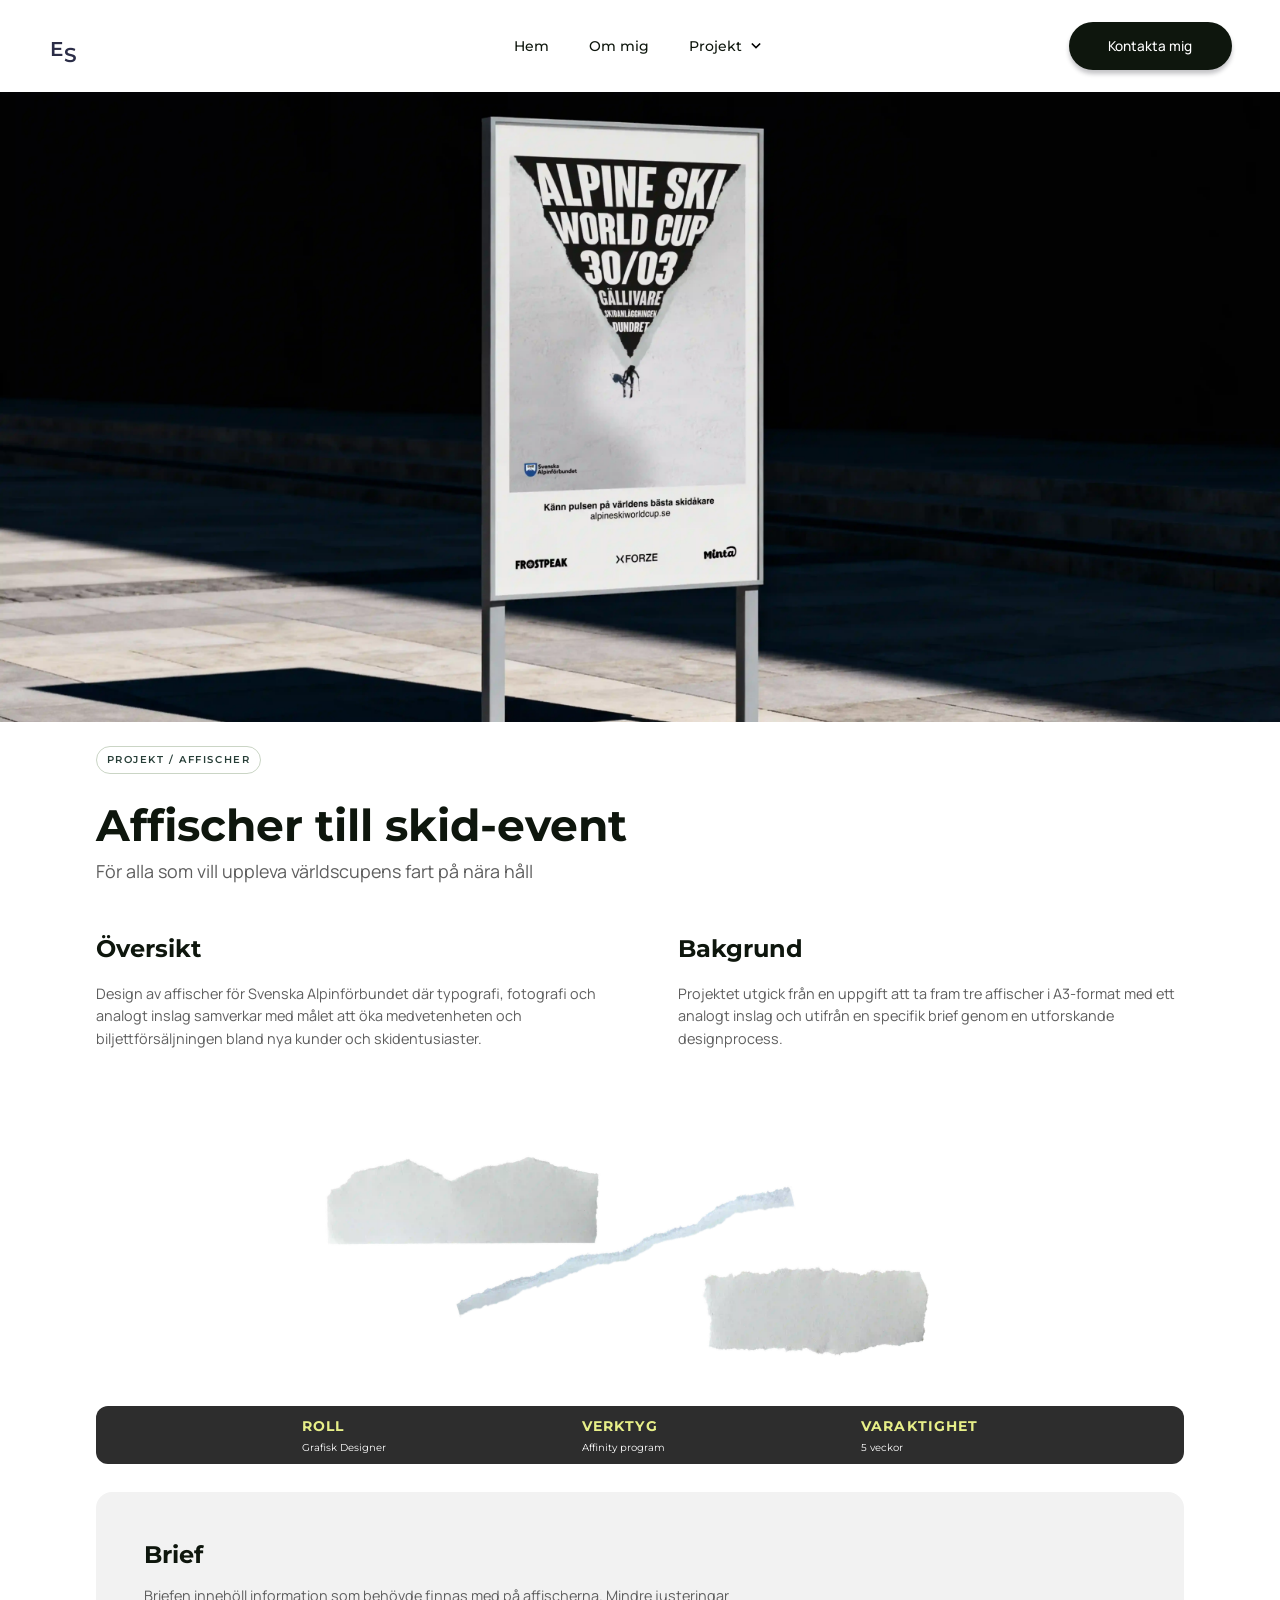
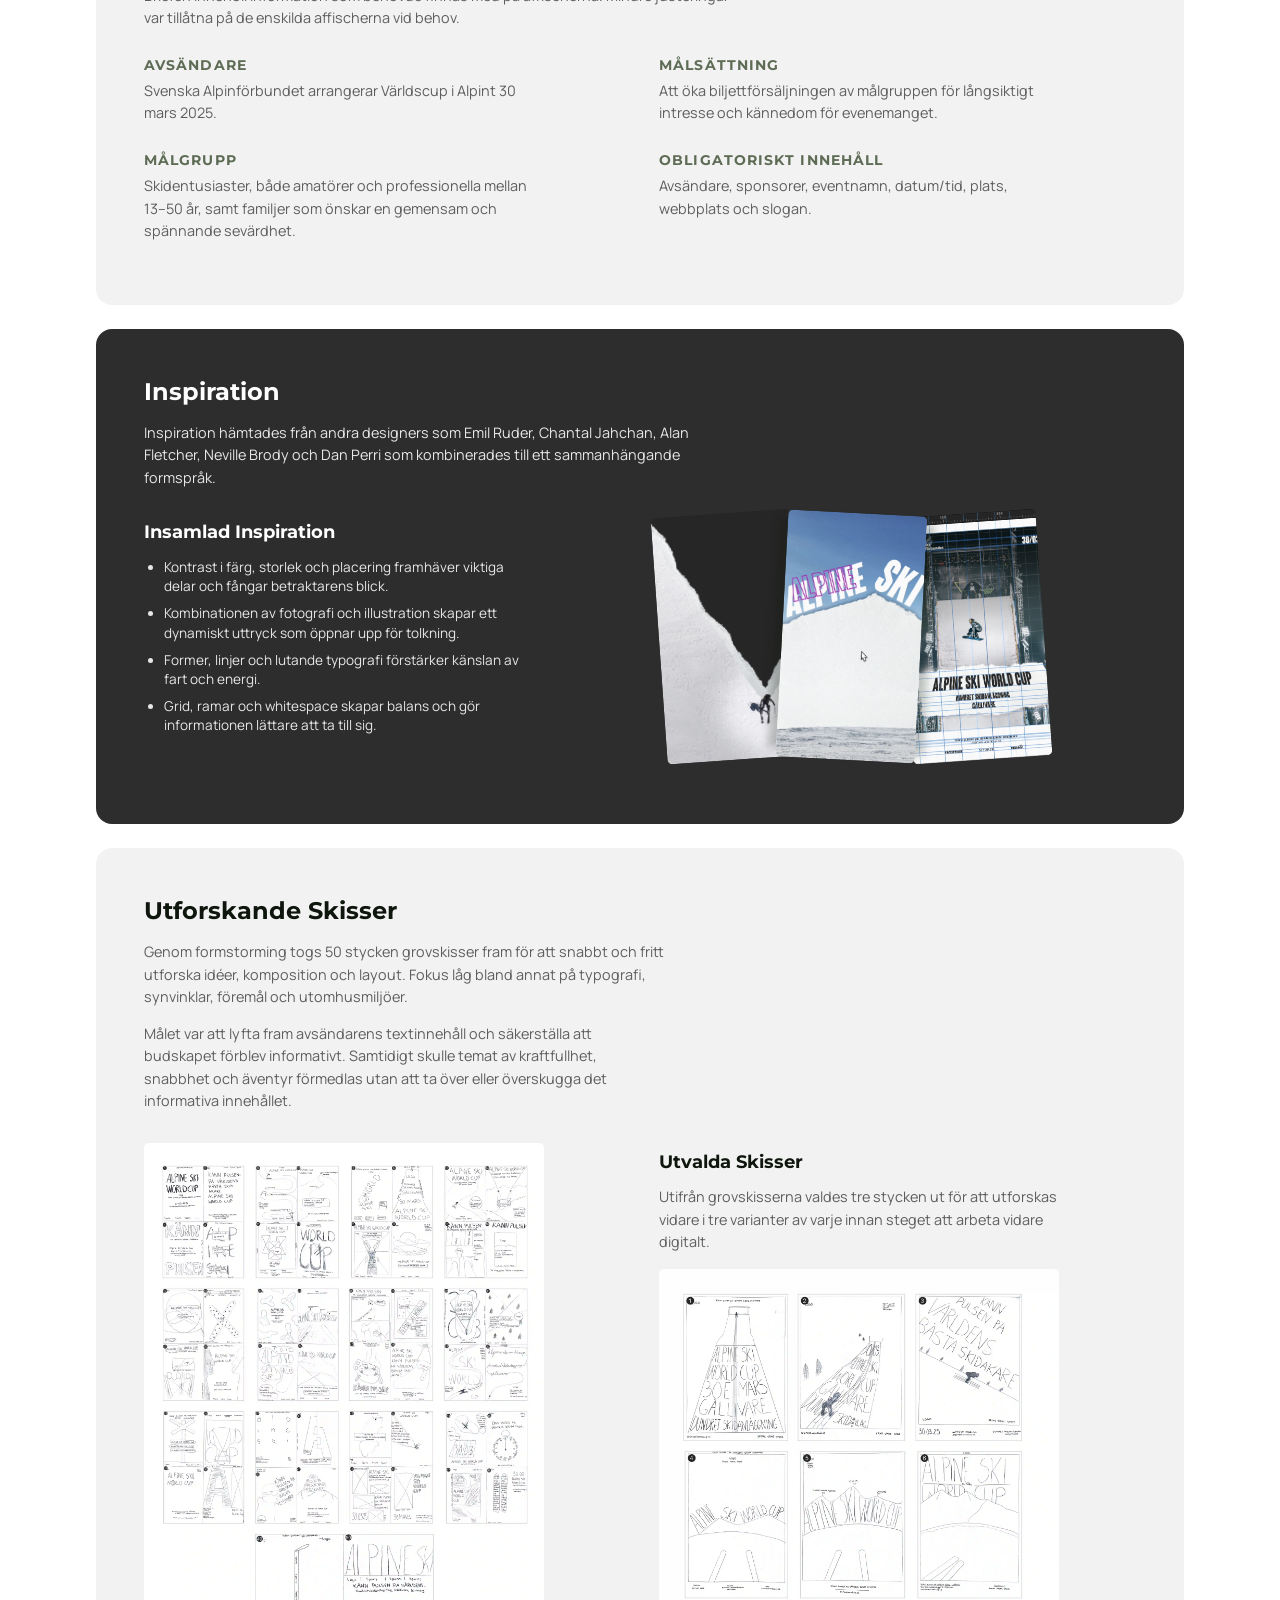
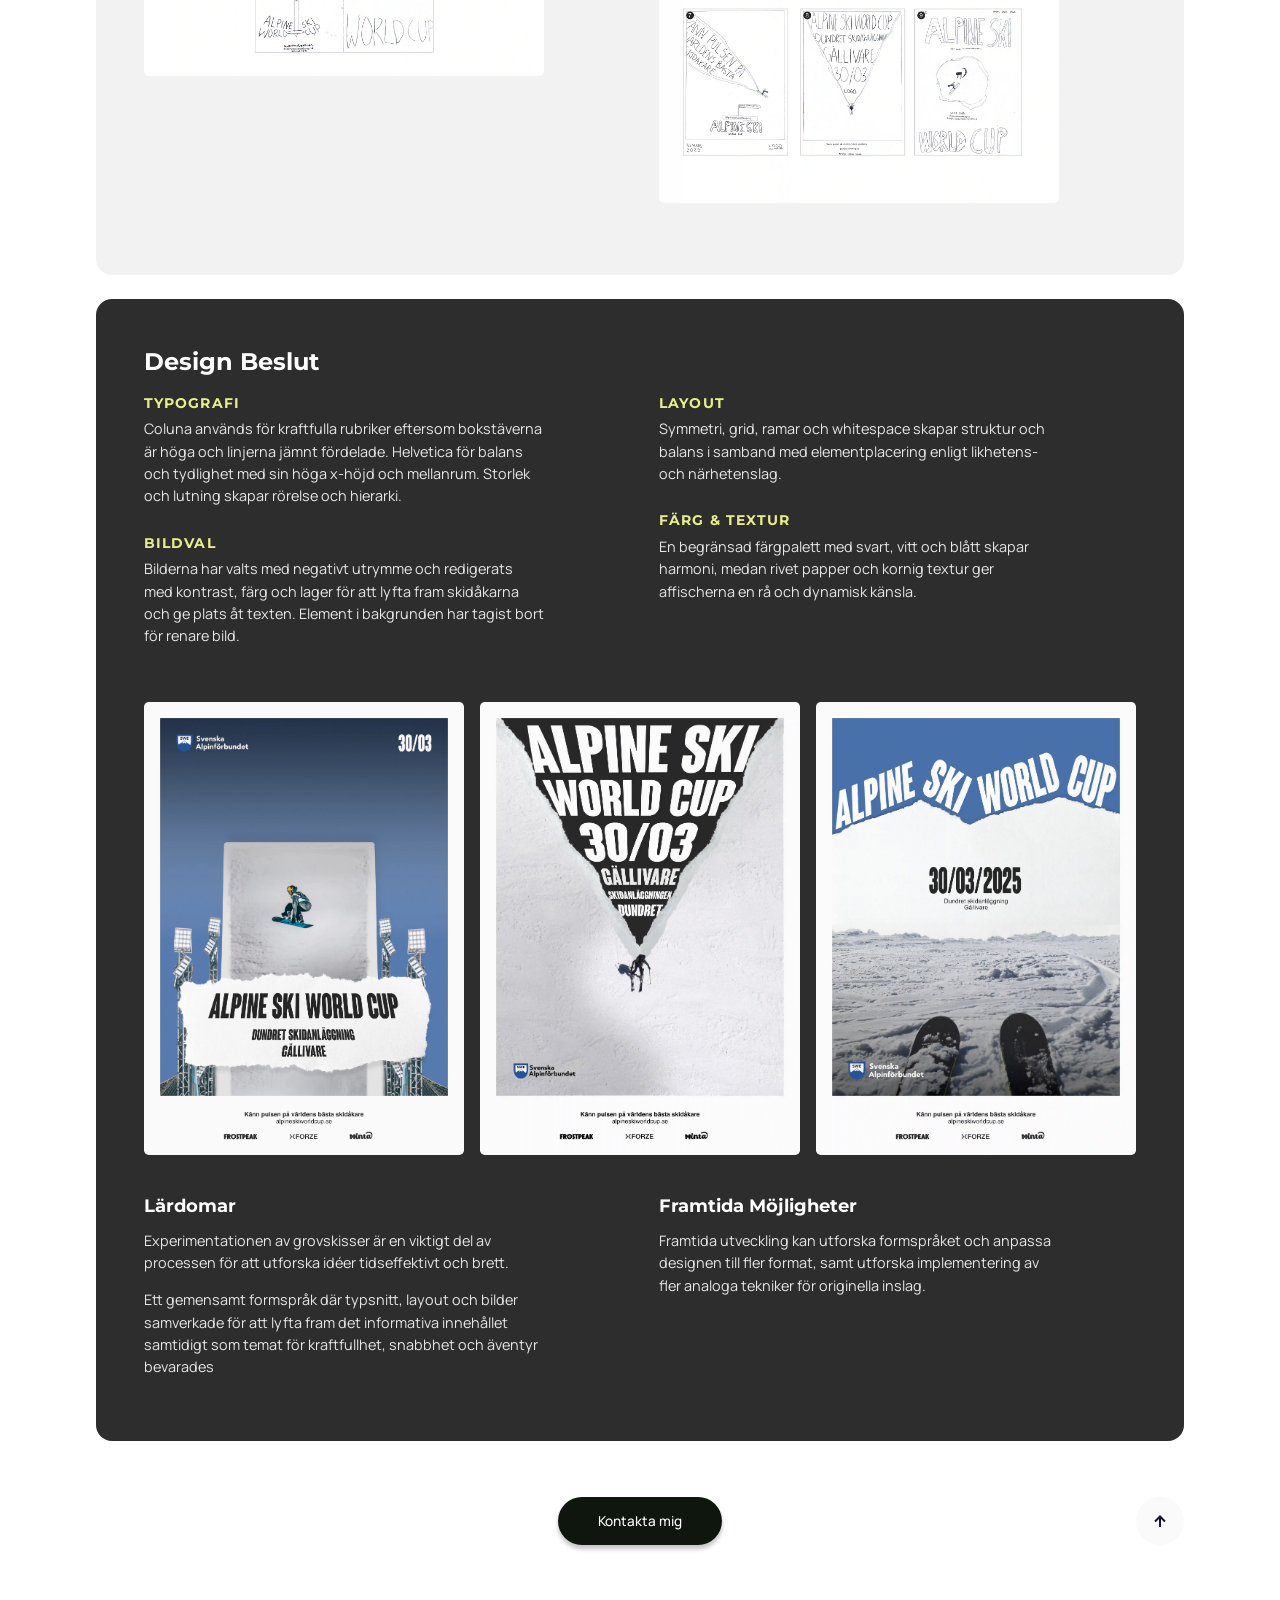
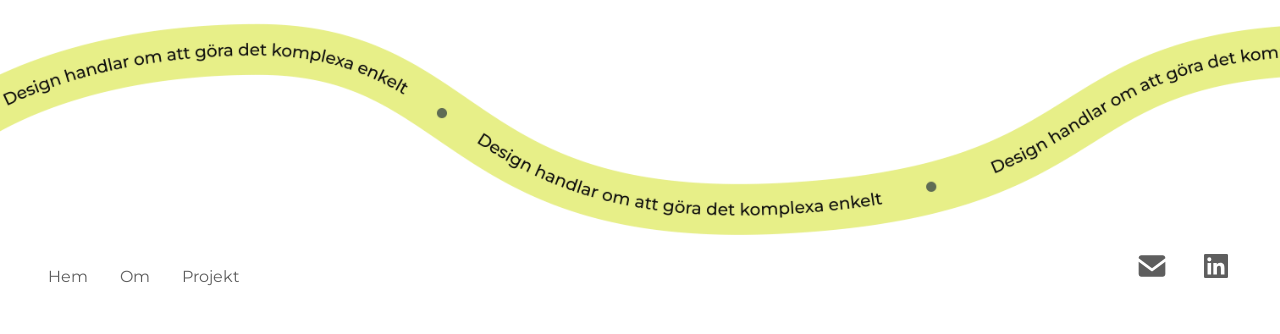
<file: project_ski_poster.html>
<!DOCTYPE html>
<html lang="sv">
  <head>
    <meta charset="UTF-8">
    <meta name="viewport" content="width=device-width, initial-scale=1.0">
    <title>
      Affisch till skid-event – Emma Sjöholm
    </title>
    <!-- Google fonts -->
    <link rel="preconnect" href="https://fonts.googleapis.com">
    <link rel="preconnect" href="https://fonts.gstatic.com" crossorigin>
    <link
    href="https://fonts.googleapis.com/css2?family=Manrope:wght@200..800&family=Montserrat:ital,wght@0,100..900;1,100..900&display=swap"
    rel="stylesheet"
  >
    <!-- Stilmallar -->
    <link href="assets/style.css" rel="stylesheet">
    <link href="assets/btn.css" rel="stylesheet">
  </head>
  <body id="top">
    <!-- Header via JS fetch -->
    <div id="header">
    </div>
    <main>
      <!-- Bild med projektets copy -->
      <section class="case-hero">
        <img
        src="assets/images/poster_preview.webp"
        alt="Gatupratare med affisch på skid-event på en stengata">
        <div class="case-hero-text stack container">
          <p class="page-label">
            Projekt / Affischer
          </p>
          <h1>
            Affischer till skid-event
          </h1>
          <p class="copy">
            För alla som vill uppleva världscupens fart på nära håll
          </p>
        </div>
      </section>
      <!-- Projektintroduktion -->
      <div class="case-content stack container">
        <section class="case-section-intro fill-width">
          <div class="case-intro-grid">
            <div>
              <h2>
                Översikt
              </h2>
              <p>
                Design av affischer för Svenska Alpinförbundet där typografi,
              fotografi och analogt inslag samverkar med målet att öka
              medvetenheten och biljettförsäljningen bland nya kunder och
              skidentusiaster.
              </p>
            </div>
            <div>
              <h2 class="heading-offset">
                Bakgrund
              </h2>
              <p>
                Projektet utgick från en uppgift att ta fram tre affischer i A3-format med
              ett analogt inslag och utifrån en specifik brief genom en
              utforskande designprocess.
              </p>
            </div>
              <img
              src="assets/images/torn_paper.webp"
              class="img-full img-span"
              alt="Tre rivna papper i olika former. Två större och en avlång"
            >
            <!-- Roll, verktyg och projekttid -->
            <div class="case-meta info-box bg-dark">
              <div class="stack">
                <p class="label">
                  Roll
                </p>
                <p class="value">
                  Grafisk Designer
                </p>
              </div>
              <div class="stack">
                <p class="label">
                  Verktyg
                </p>
                <p class="value">
                  Affinity program
                </p>
              </div>
              <div class="stack">
                <p class="label">
                  Varaktighet
                </p>
                <p class="value">
                  5 veckor
                </p>
              </div>
            </div>
          </div>
        </section>
        <!-- Brief -->
        <section class="case-section surface fill-width">
          <h2>
            Brief
          </h2>
          <p class="text-section">
            Briefen innehöll information som behövde finnas med på affischerna.
          Mindre justeringar var tillåtna på de enskilda affischerna vid behov.
          </p>
          <div class="content-grid">
            <div class="content">
              <div class="label-group">
                <p class="label">
                  Avsändare
                </p>
                <p>
                  Svenska Alpinförbundet arrangerar Världscup i Alpint 30 mars 2025.
                </p>
              </div>
              <div class="label-group">
                <p class="label">
                  Målgrupp
                </p>
                <p>
                  Skidentusiaster, både amatörer och professionella mellan 13–50 år,
                samt familjer som önskar en gemensam och spännande sevärdhet.
                </p>
              </div>
            </div>
            <div class="content">
              <div class="label-group">
                <p class="label">
                  Målsättning
                </p>
                <p>
                  Att öka biljettförsäljningen av målgruppen för långsiktigt
                intresse och kännedom för evenemanget.
                </p>
              </div>
              <div class="label-group">
                <p class="label">
                  Obligatoriskt innehåll
                </p>
                <p>
                  Avsändare, sponsorer, eventnamn, datum/tid, plats, webbplats
                och slogan.
                </p>
              </div>
            </div>
          </div>
        </section>
        <!-- Inspiration -->
        <section class="case-section surface fill-width bg-dark case-inspiration">
          <h2>
            Inspiration
          </h2>
          <p class="text-section">
            Inspiration hämtades från andra designers som Emil Ruder, Chantal Jahchan, Alan Fletcher, Neville Brody och Dan Perri som kombinerades till ett sammanhängande formspråk.
          </p>
          <div class="content-grid">
            <div class="content">
              <h3>
                Insamlad Inspiration
              </h3>
              <ul>
                <li>
                  Kontrast i färg, storlek och placering framhäver viktiga delar och fångar betraktarens blick.
                </li>
                <li>
                  Kombinationen av fotografi och illustration skapar ett dynamiskt uttryck som öppnar upp för tolkning.
                </li>
                <li>
                  Former, linjer och lutande typografi förstärker känslan av fart och energi.
                </li>
                <li>
                  Grid, ramar och whitespace skapar balans och gör informationen lättare att ta till sig.
                </li>
              </ul>
            </div>
            <div class="content-media">
              <div class="img-row">
                <img src="assets/images/image_inspo_2.webp" class="img-sides" alt="Utkast från skapande av första poster där snö, skidåkare, rivet papper och svart bakgrund synliggörs">
                <img src="assets/images/image_inspo_1.webp" class="img-middle" alt="Utkast från skapande av andra poster där den snedställda orden synliggörs">
                <img src="assets/images/image_inspo_3.webp" class="img-sides" alt="Utkast från skapande av tredje poster där gird och gutters synliggörs">
              </div>
            </div>
          </div>
        </section>
        <!-- Utforskande skisser -->
        <section class="case-section surface fill-width">
          <h2>
            Utforskande Skisser
          </h2>
          <div class="text-section">
          <p class="content">
            Genom formstorming togs 50 stycken grovskisser fram för att snabbt och fritt utforska idéer, komposition och layout. Fokus låg bland annat på typografi, synvinklar, föremål och utomhusmiljöer.
          </p>
          <p>
            Målet var att lyfta fram avsändarens textinnehåll och säkerställa att budskapet förblev informativt. Samtidigt skulle temat av kraftfullhet, snabbhet och äventyr förmedlas utan att ta över eller överskugga det informativa innehållet.
          </p>
          </div>
          <div class="content-grid">
            <div class="content">
              <img
              src="assets/images/rough_sketches.webp"
              class="img-full"
              alt="Collage av femtio analogt handritade grovskisser för idégenerering"
            >
            </div>
            <div class="content text-section">
            <h3>
              Utvalda Skisser
            </h3>
            <p>
              Utifrån grovskisserna valdes tre stycken ut för att utforskas vidare i tre varianter av varje
            innan steget att arbeta vidare digitalt.
            </p>
            <img
            src="assets/images/developed_sketches.webp"
            class="img-full"
            alt="Collage av nio analogt handritade utvalda skisser. Tre skisser per affisch"
          >
          </div>
          </div>
        </section>
        <!-- Design Beslut -->
        <section class="case-section surface fill-width bg-dark">
          <h2>
            Design Beslut
          </h2>
          <div class="content-grid content-grid-top">
            <div class="content">
              <div class="label-group">
                <p class="label">
                  Typografi
                </p>
                <p>
                  Coluna används för kraftfulla rubriker eftersom bokstäverna är höga och linjerna jämnt fördelade. Helvetica för balans och tydlighet med sin höga x-höjd och mellanrum. Storlek och lutning skapar rörelse och hierarki.
                </p>
              </div>
              <div class="label-group">
                <p class="label">
                  Bildval
                </p>
                <p>
                  Bilderna har valts med negativt utrymme och redigerats med kontrast, färg och lager för att lyfta fram skidåkarna och ge plats åt texten. Element i bakgrunden har tagist bort för renare bild. 
                </p>
              </div>
            </div>
            <div class="content">
              <div class="label-group">
                <p class="label">
                  Layout
                </p>
                <p>
                  Symmetri, grid, ramar och whitespace skapar struktur och balans i samband med elementplacering enligt likhetens- och närhetenslag.
                </p>
              </div>
              <div class="label-group">
                <p class="label">
                  Färg & Textur
                </p>
                <p>
                  En begränsad färgpalett med svart, vitt och blått skapar harmoni, medan rivet papper och kornig textur ger affischerna en rå och dynamisk känsla.
                </p>
              </div>
            </div>
            <div class="content-full">
              <div class="img-row img-row--stack">
                <img src="assets/images/Affisch_3.webp" alt="Affisch på snowboard som hoppar i en hoppbacke med strålkastare runtom, samt rivet papper framför med information om eventet">
                <img src="assets/images/Affisch_1.webp" alt="Affisch på slalomåkare som åker ner för en backe i fågelperspektiv. Bakom slalomåkaren rivs snön upp (rivet papper) och visar information om eventet">
                <img src="assets/images/Affisch_2.webp" alt="Affisch på slalomåkarens perspektiv med rivet papper som ett berg, samt information om eventet">
              </div>
            </div>
          </div>
          <!-- Lärdomar och nästa steg -->
          <div class="content-grid">
            <div class="content">
              <h3>
                Lärdomar
              </h3>
              <p>
                Experimentationen av grovskisser är en viktigt del av processen för att utforska idéer tidseffektivt och brett.
              </p>
              <p>
                Ett gemensamt formspråk där typsnitt, layout och bilder samverkade för att lyfta fram det informativa innehållet samtidigt som temat för kraftfullhet, snabbhet och äventyr bevarades
              </p>
            </div>
            <div class="content">
              <h3>
                Framtida Möjligheter
              </h3>
              <p>
                Framtida utveckling kan utforska formspråket och anpassa designen till fler format, samt utforska implementering av fler analoga tekniker för originella inslag.
              </p>
            </div>
          </div>
        </section>
        <!-- Avslutning -->
        <div class="ending">
          <a
          href="mailto:emmsjoholm@gmail.com"
          class="primary-btn"
          aria-label="Skicka e-post till Emma Sjöholm"
        >
            Kontakta mig
          </a>
          <a
          href="#top"
          class="back-top-btn"
          aria-label="Tillbaka till toppen"
        >
            <svg
            xmlns="http://www.w3.org/2000/svg"
            width="24"
            height="24"
            fill="#1b1625"
            viewBox="0 0 24 24"
          >
              <!-- Boxicons v3.0.8 -->
              <path d="M13 18V9.91l3.29 3.3 1.42-1.42L12 6.09l-5.71 5.7 1.42 1.42L11 9.91V18z">
              </path>
            </svg>
          </a>
        </div>
      </div>
    </main>
    <!-- Footer via JS fetch -->
    <div id="footer">
    </div>
    <script src="includes/main.js">
    </script>
  </body>
</html>
</file>
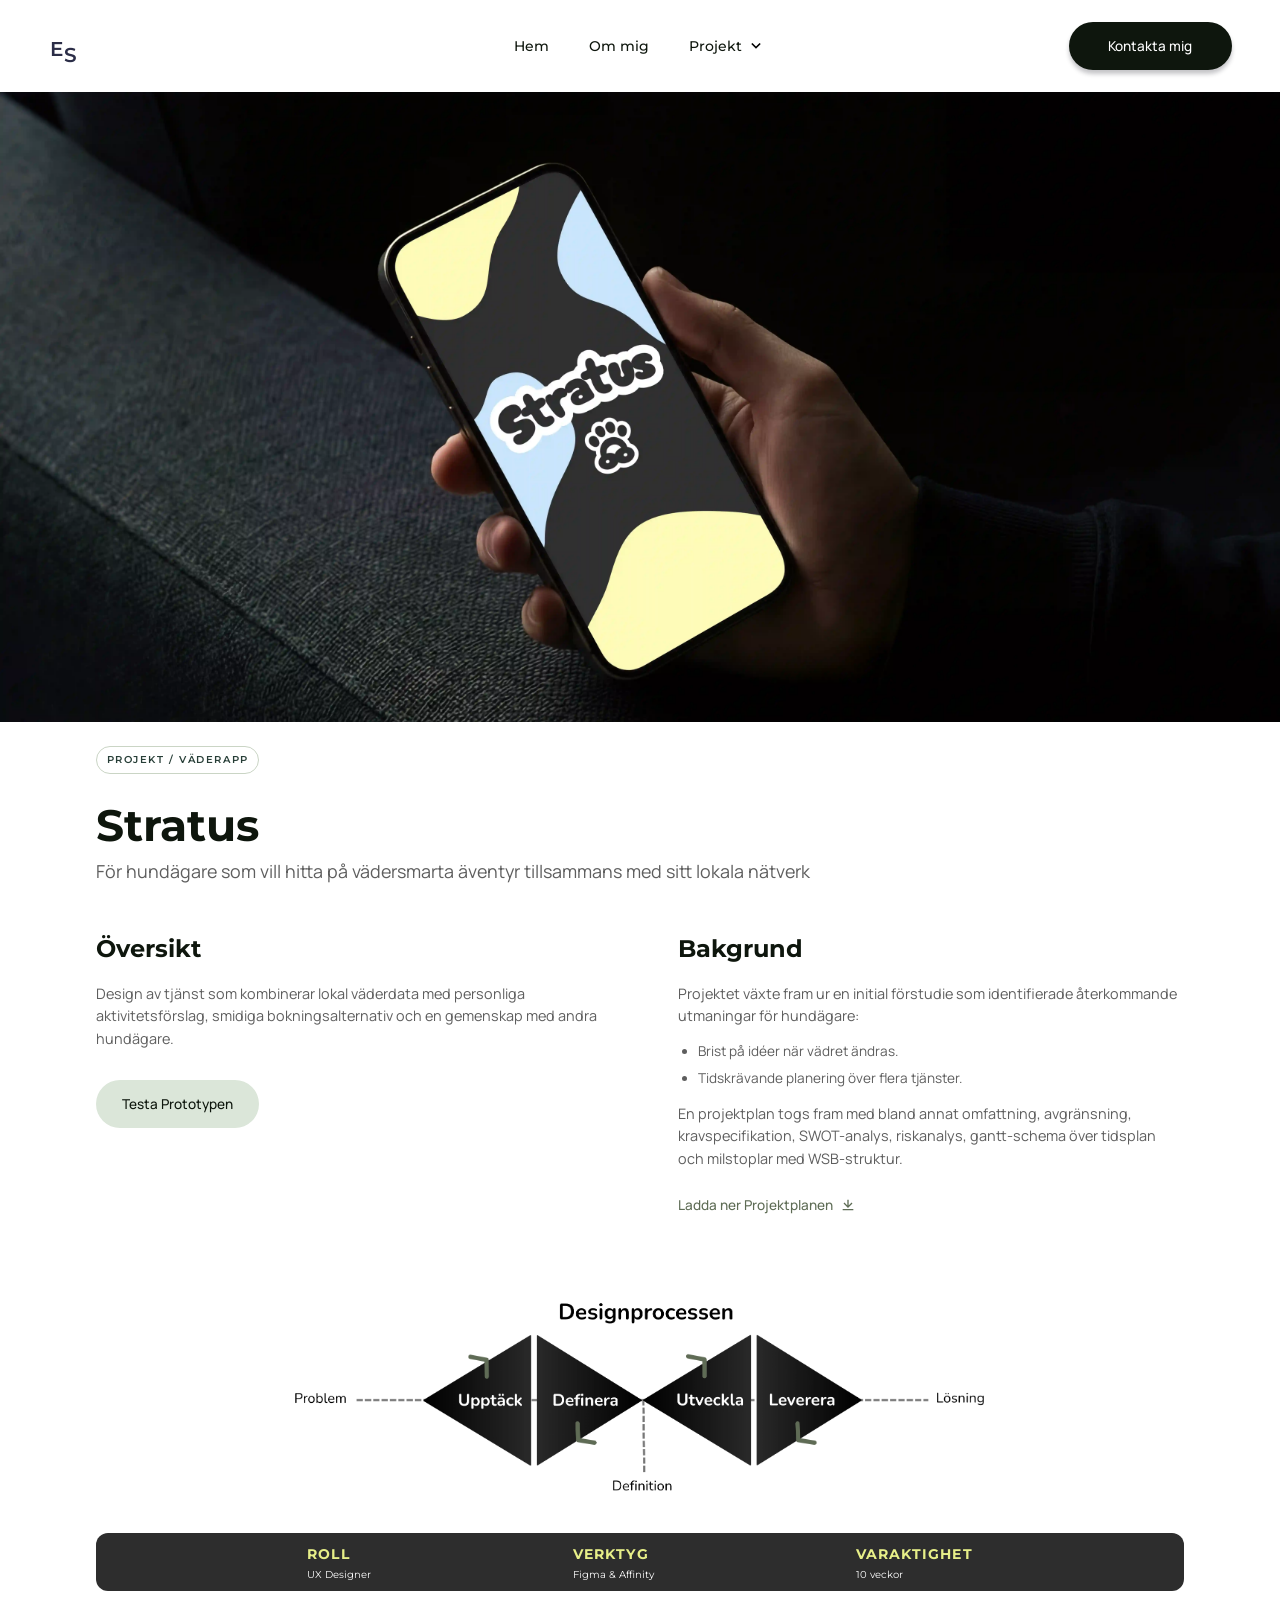
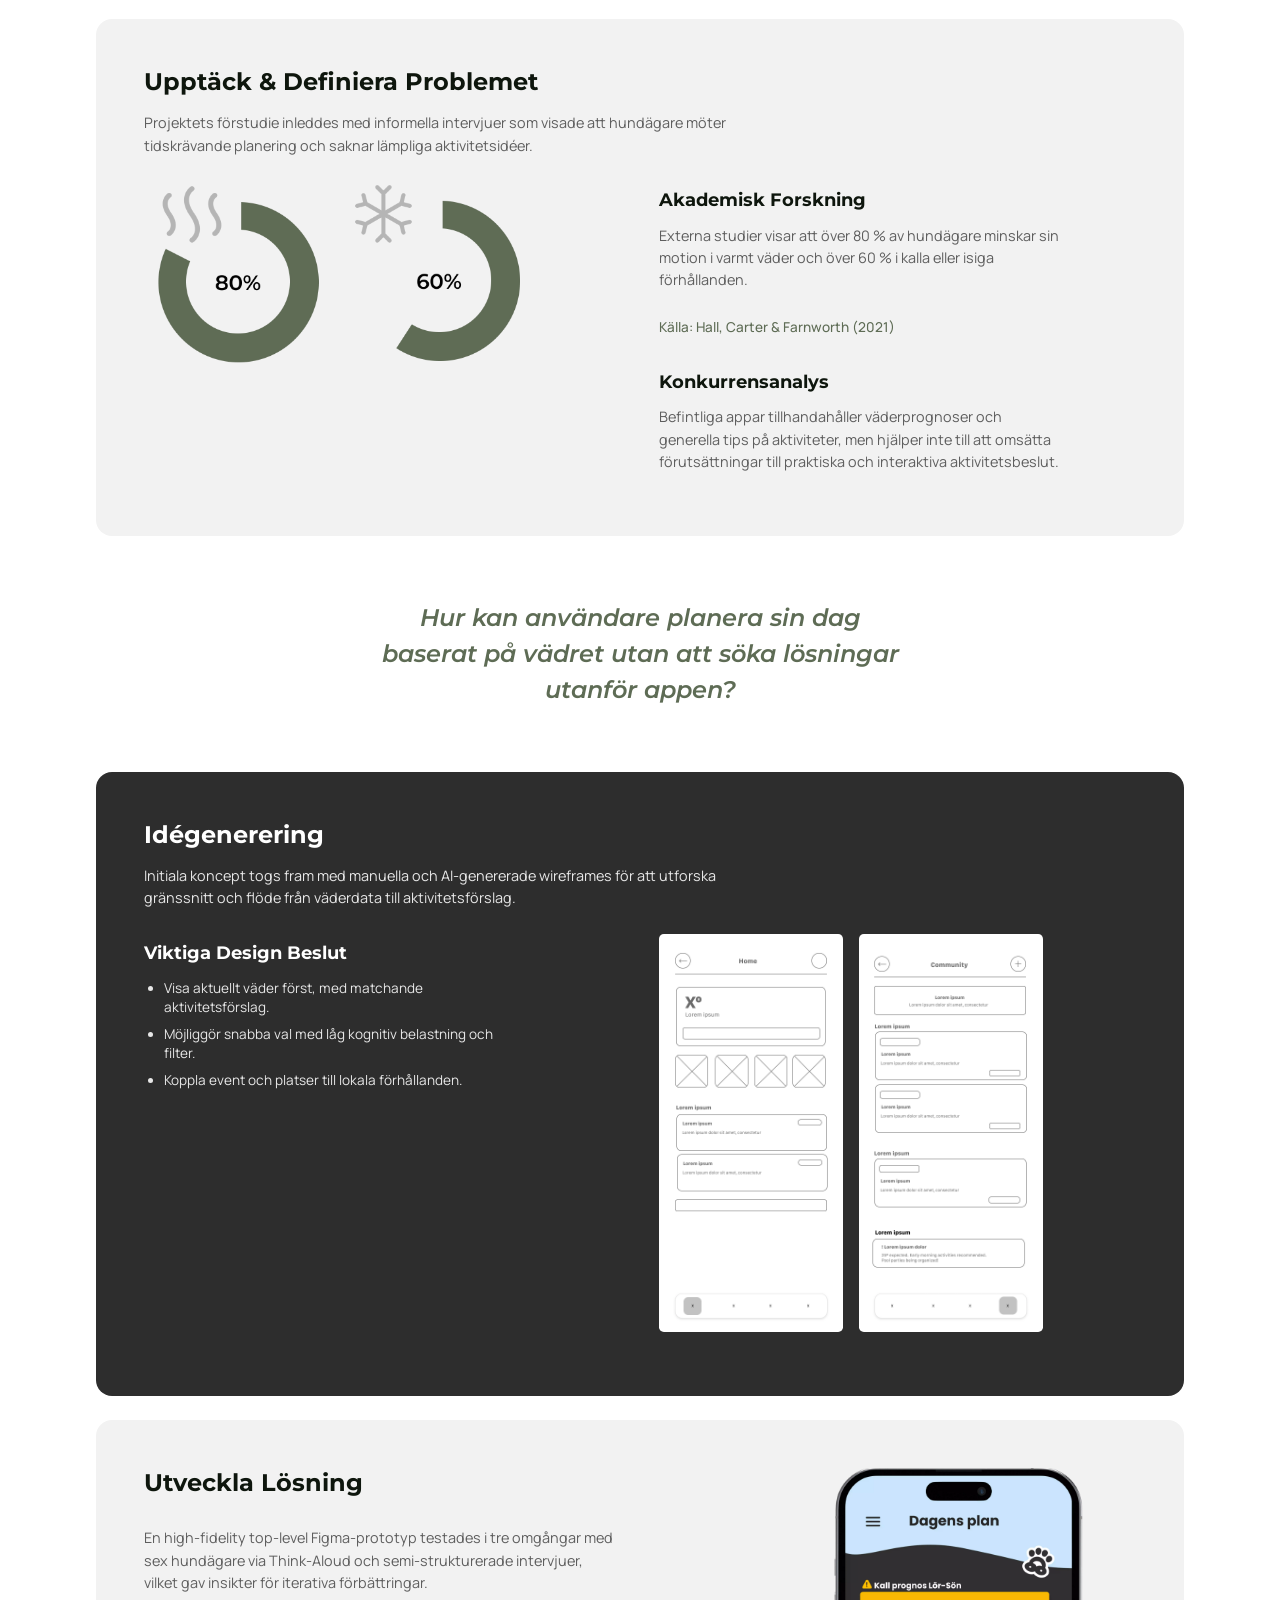
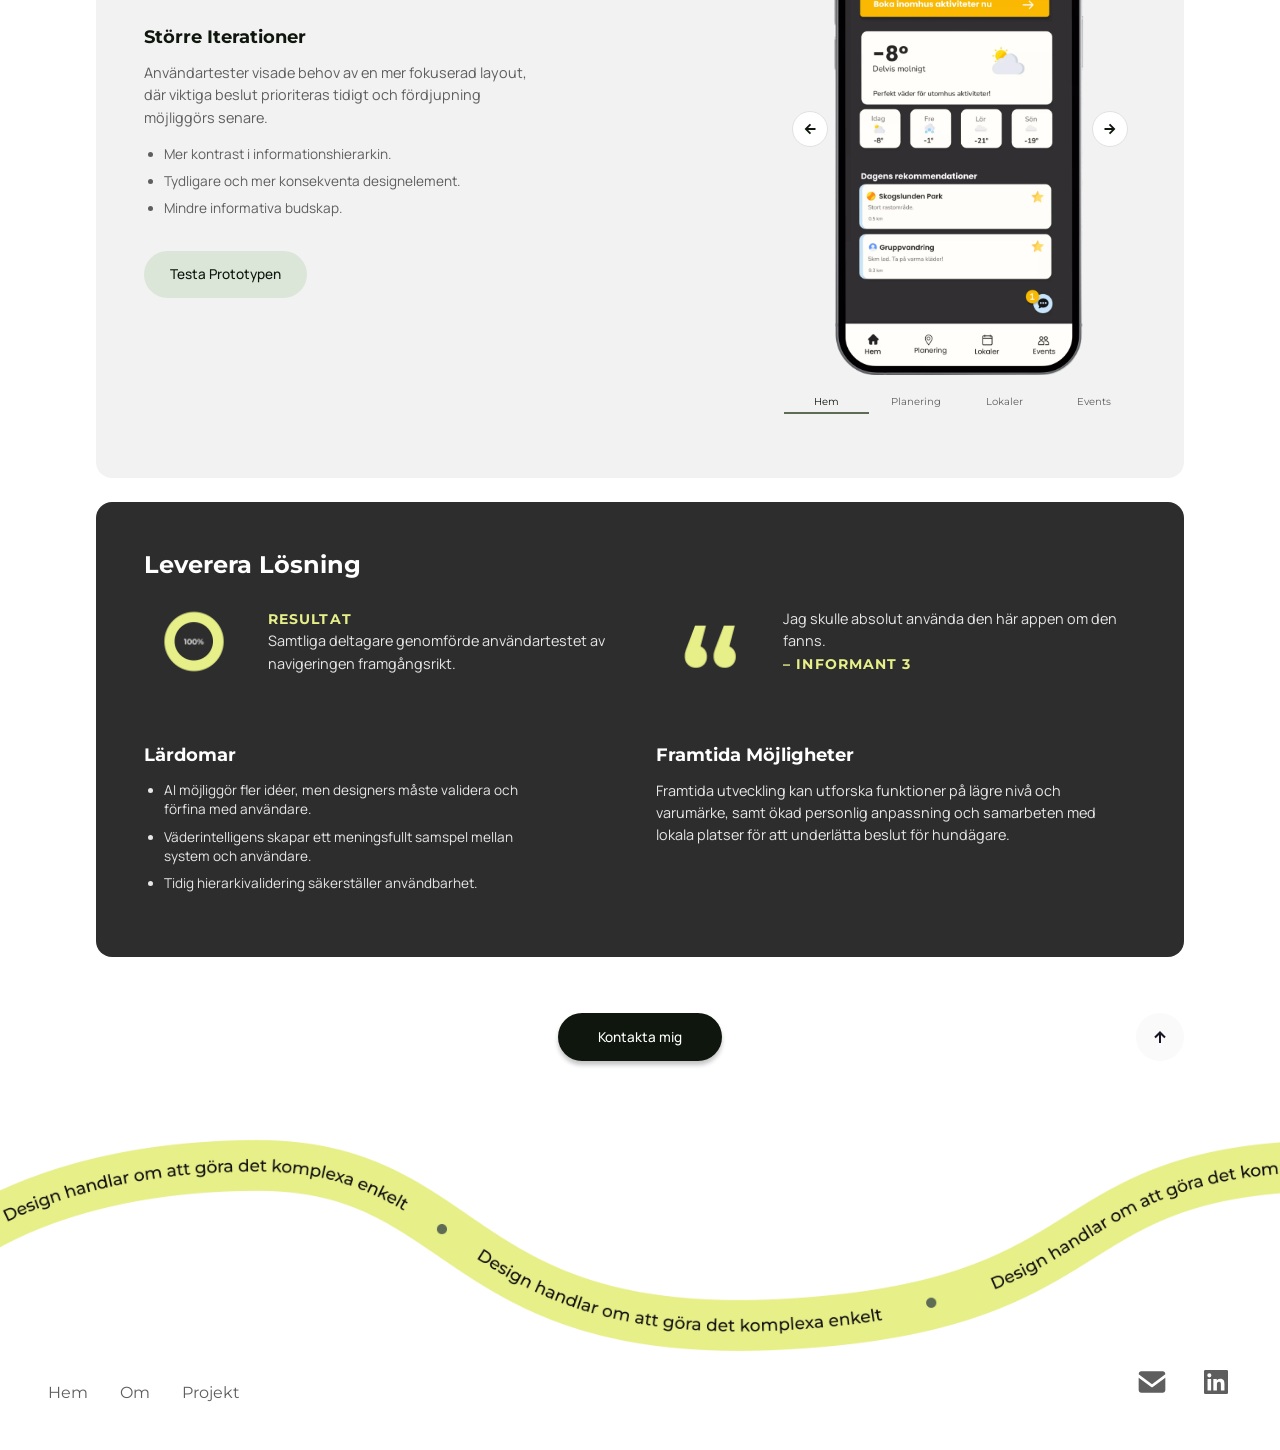
<file: project_weather_app.html>
<!DOCTYPE html>
<html lang="sv">
  <head>
    <meta charset="UTF-8">
    <meta name="viewport" content="width=device-width, initial-scale=1.0">
    <title>
      Stratus – Emma Sjöholm
    </title>
    <!-- Google fonts -->
    <link rel="preconnect" href="https://fonts.googleapis.com">
    <link rel="preconnect" href="https://fonts.gstatic.com" crossorigin>
    <link href="https://fonts.googleapis.com/css2?family=Manrope:wght@200..800&family=Montserrat:ital,wght@0,100..900;1,100..900&display=swap" rel="stylesheet">
    <!-- Stilmallar -->
    <link href="assets/style.css" rel="stylesheet">
    <link href="assets/btn.css" rel="stylesheet">
  </head>
  <body id="top">
    <!-- Header via JS fetch -->
    <div id="header">
    </div>
    <main>
      <!-- Bild med projektets copy -->
      <section class="case-hero">
        <img src="assets/images/stratus_preview.webp" alt="Hand som håller i en telefon som visar logotypen för väderappen Stratus">
        <div class="case-hero-text stack container">
          <p class="page-label">
            Projekt / Väderapp
          </p>
          <h1>
            Stratus
          </h1>
          <p class="copy">
            För hundägare som vill hitta på vädersmarta äventyr tillsammans med sitt lokala nätverk
          </p>
        </div>
      </section>
      <!-- Projektintroduktion -->
      <div class="case-content stack container">
        <section class="case-section-intro fill-width">
          <div class="case-intro-grid">
            <div>
              <h2>
                Översikt
              </h2>
              <p>
                Design av tjänst som kombinerar lokal väderdata med personliga aktivitetsförslag, smidiga bokningsalternativ och en gemenskap med andra hundägare.
              </p>
              <a href="https://www.figma.com/proto/RlBptNpa7NPEhrq2mijuva/Stratus?page-id=141%3A207&node-id=355-233&viewport=300%2C-347%2C0.25&t=34PGbD76cbRABKjS-1&scaling=scale-down&content-scaling=fixed&starting-point-node-id=355%3A308" class="tertiary-btn">
                Testa Prototypen
              </a>
            </div>
            <div>
              <h2 class="heading-offset">
                Bakgrund
              </h2>
              <p>
                Projektet växte fram ur en initial förstudie som identifierade återkommande utmaningar för hundägare:
              </p>
              <ul class="list">
                <li>
                  Brist på idéer när vädret ändras.
                </li>
                <li>
                  Tidskrävande planering över flera tjänster.
                </li>
              </ul>
              <p>
                En projektplan togs fram med bland annat omfattning, avgränsning, kravspecifikation, SWOT-analys, riskanalys, gantt-schema över tidsplan och milstoplar med WSB-struktur.
              </p>
              <a href="assets/files/emma_sjoholm_stratus_projektplan.pdf" download class="link-btn">
                Ladda ner Projektplanen
                <svg  xmlns="http://www.w3.org/2000/svg" width="16" height="16"  
              fill="currentColor" viewBox="0 0 24 24" >
                  <!--Boxicons v3.0.8 https://boxicons.com | License  https://docs.boxicons.com/free-->
                  <path d="m12 16.41 6.71-6.7-1.42-1.42-4.29 4.3V4h-2v8.59l-4.29-4.3-1.42 1.42zM4 18h16v2H4z">
                  </path>
                </svg>
              </a>
            </div>
            <img src="assets/images/designprocess.webp" alt="Double-diamond designprocess. Problem, upptäck, definiera, utveckla, leverera och lösning." class="img-full img-span">
            <!-- Roll, verktyg och projekttid -->
            <div class="case-meta info-box bg-dark">
              <div class="stack">
                <p class="label">
                  Roll
                </p>
                <p class="value">
                  UX Designer
                </p>
              </div>
              <div class="stack">
                <p class="label">
                  Verktyg
                </p>
                <p class="value">
                  Figma & Affinity
                </p>
              </div>
              <div class="stack">
                <p class="label">
                  Varaktighet
                </p>
                <p class="value">
                  10 veckor
                </p>
              </div>
            </div>
          </div>
        </section>
        <!-- Upptäck och definiera målgrupens problematik -->
        <section class="case-section surface fill-width case-section-media-left">
          <h2>
            Upptäck & Definiera Problemet
          </h2>
          <p class="text-section">
            Projektets förstudie inleddes med informella intervjuer som visade att hundägare möter tidskrävande planering och saknar lämpliga aktivitetsidéer.
          </p>
          <div class="content-grid">
            <div class="img-row img-row--contain">
              <img src="assets/images/stratus_eighty.webp" alt="Statistik av cirkeldiagram till 80% med ånga-symbol kopplat till varmt väder">
              <img src="assets/images/stratus_sixty.webp" alt="Statistik av cirkeldiagram till 60% med snöflinga-symbol kopplat till kallt väder">
            </div>
            <div class="content">
              <h3>
                Akademisk Forskning
              </h3>
              <p>
                Externa studier visar att över 80 % av hundägare minskar sin motion i varmt väder och över 60 % i kalla eller isiga förhållanden.
              </p>
              <a href="https://pubmed.ncbi.nlm.nih.gov/34828033/" class="link-btn">
                Källa: Hall, Carter & Farnworth (2021)
              </a>
              <h3>
                Konkurrensanalys
              </h3>
              <p>
                Befintliga appar tillhandahåller väderprognoser och generella tips på aktiviteter, men hjälper inte till att omsätta förutsättningar till praktiska och interaktiva aktivitetsbeslut.
              </p>
            </div>
          </div>
        </section>
        <!-- Frågeställning som citat -->
        <aside class="quote">
          <p>
            Hur kan användare planera sin dag baserat på vädret utan att söka lösningar utanför appen?
          </p>
        </aside>
        <!-- Idégenerering av projekt med wireframes -->
        <section class="case-section surface fill-width bg-dark">
          <h2>
            Idégenerering
          </h2>
          <p class="text-section">
            Initiala koncept togs fram med manuella och AI-genererade wireframes för att utforska gränssnitt och flöde från väderdata till aktivitetsförslag.
          </p>
          <div class="content-grid">
            <div class="img-row img-row--contain">
              <img src="assets/images/stratus_wireframe_1.webp" alt="Wireframe av startsida">
              <img src="assets/images/stratus_wireframe_2.webp" alt="Wireframe av community-sidan">
            </div>
            <div class="content">
              <h3>
                Viktiga Design Beslut
              </h3>
              <ul>
                <li>
                  Visa aktuellt väder först, med matchande aktivitetsförslag.
                </li>
                <li>
                  Möjliggör snabba val med låg kognitiv belastning och filter.
                </li>
                <li>
                  Koppla event och platser till lokala förhållanden.
                </li>
              </ul>
            </div>
          </div>
        </section>
        <!-- Utveckla lösning med prototyp och användartester -->
        <section class="case-section surface fill-width case-section-tall">
          <h2>
            Utveckla Lösning
          </h2>
          <p class="text-section">
            En high-fidelity top-level Figma-prototyp testades i tre omgångar med sex hundägare via Think-Aloud och semi-strukturerade intervjuer, vilket gav insikter för iterativa förbättringar.
          </p>
          <div class="content-grid">
            <!-- Bildkarusell på prototypen -->
            <div class="content-media content-carousel">
              <div class="carousel-wrap">
                <!-- Högerpil -->
                <button class="carousel-btn icon-circle carousel-btn--next" aria-label="Nästa">
                  <svg  xmlns="http://www.w3.org/2000/svg" width="24" height="24"  fill="#FFFFFF" viewBox="0 0 24 24" >
                    <!--Boxicons v3.0.8 https://boxicons.com | License  https://docs.boxicons.com/free-->
                    <path d="M6 13h8.09l-3.3 3.29 1.42 1.42 5.7-5.71-5.7-5.71-1.42 1.42 3.3 3.29H6z">
                    </path>
                  </svg>
                </button>
                <div class="carousel">
                <div class="carousel-track" role="group" aria-label="Bildkarusell">
                  <img src="assets/images/stratus_home.webp" alt="Stratus startsida. CTA-knapp för att boka inomhusaktiviteter, dagens väder, kommande dagarnas väder och dagens rekommendationer." class="carousel-img">
                  <img src="assets/images/stratus_planner.webp" alt="Stratus veckoplanering. CTA-knapp för bokning av inomhusaktiviteter, samt veckans väderprognoser och föreslagna aktiviteter." class="carousel-img">
                  <img src="assets/images/stratus_venues.webp" alt="Stratus Venues. Sökruta, samt dagens rekommendationer och samtliga tillgängliga lokaler." class="carousel-img">
                  <img src="assets/images/stratus_events.webp" alt="Stratus Events. Inläggsruta, samt dagens- och helgens händelser som skrivs av användare i applikationen." class="carousel-img">
                </div>
                </div>
                <!-- Vänsterpil -->
                <button class="carousel-btn icon-circle carousel-btn--prev" aria-label="Föregående">
                  <svg  xmlns="http://www.w3.org/2000/svg" width="24" height="24"  fill="#FFFFFF" viewBox="0 0 24 24" >
                    <!--Boxicons v3.0.8 https://boxicons.com | License  https://docs.boxicons.com/free-->
                    <path d="M11.79 6.29 6.09 12l5.7 5.71 1.42-1.42L9.91 13H18v-2H9.91l3.3-3.29z">
                    </path>
                  </svg>
                </button>
              </div>
              <!-- Navigering för bildkarusell -->
              <div class="carousel-labels">
                <button class="dot btn-plain active" type="button">Hem</button>
                <button class="dot btn-plain" type="button">Planering</button>
                <button class="dot btn-plain" type="button">Lokaler</button>
                <button class="dot btn-plain" type="button">Events</button>
              </div>
            </div>
            <div class="content">
              <h3>
                Större Iterationer
              </h3>
              <p class="text-section">
                Användartester visade behov av en mer fokuserad layout, där viktiga beslut prioriteras tidigt och fördjupning möjliggörs senare.
              </p>
              <ul>
                <li>
                  Mer kontrast i informationshierarkin.
                </li>
                <li>
                  Tydligare och mer konsekventa designelement.
                </li>
                <li>
                  Mindre informativa budskap.
                </li>
              </ul>
              <a href="https://www.figma.com/proto/RlBptNpa7NPEhrq2mijuva/Stratus?page-id=141%3A207&node-id=355-233&viewport=300%2C-347%2C0.25&t=34PGbD76cbRABKjS-1&scaling=scale-down&content-scaling=fixed&starting-point-node-id=355%3A308" class="tertiary-btn">
                Testa Prototypen
              </a>
            </div>
          </div>
        </section>
        <!-- Leverera och validering av resultat, lärdomar och framtid -->
        <section class="case-section surface fill-width bg-dark">
          <h2>
            Leverera Lösning
          </h2>
          <div class="content-grid">
            <!-- Testresultat -->
            <div class="case-results stack">
              <img src="assets/images/stratus_hundred.webp" alt="Statistik av cirkeldiagram till 100% visar hur många deltagare som genomförde användartester framgångsrikt.">
              <div>
                <p class="label">
                  Resultat
                </p>
                <p>
                  Samtliga deltagare genomförde användartestet av navigeringen framgångsrikt.
                </p>
              </div>
            </div>
            <!-- Citat från testperson -->
            <div class="case-results stack">
              <img src="assets/images/quote.webp" alt="Citationstecken-symbol" class="quote-img">
              <div>
                <p>
                  Jag skulle absolut använda den här appen om den fanns.
                </p>
                <p class="label">
                  – Informant 3
                </p>
              </div>
            </div>
          </div>
          <!-- Lärdomar och nästa steg -->
          <div class="deliver-grid">
            <div class="content">
              <h3>
                Lärdomar
              </h3>
              <ul>
                <li>
                  AI möjliggör fler idéer, men designers måste validera och förfina med användare.
                </li>
                <li>
                  Väderintelligens skapar ett meningsfullt samspel mellan system och användare.
                </li>
                <li>
                  Tidig hierarkivalidering säkerställer användbarhet.
                </li>
              </ul>
            </div>
            <div class="content">
              <h3>
                Framtida Möjligheter
              </h3>
              <p>
                Framtida utveckling kan utforska funktioner på lägre nivå och varumärke, samt ökad personlig anpassning och samarbeten med lokala platser för att underlätta beslut för hundägare.
              </p>
            </div>
          </div>
        </section>
        <!-- Avslutning med CTA-knapp och tillbaka till toppen knapp -->
        <div class="ending">
          <a href="mailto:emmsjoholm@gmail.com" class="primary-btn" aria-label="Skicka e-post till Emma Sjöholm">
            Kontakta mig
          </a>
          <a href="#top" class="back-top-btn" aria-label="Tillbaka till toppen">
            <svg xmlns="http://www.w3.org/2000/svg" width="24" height="24" fill="#1b1625" viewBox="0 0 24 24">
              <!--Boxicons v3.0.8 https://boxicons.com | License  https://docs.boxicons.com/free-->
              <path d="M13 18V9.91l3.29 3.3 1.42-1.42L12 6.09l-5.71 5.7 1.42 1.42L11 9.91V18z">
              </path>
            </svg>
          </a>
        </div>
      </div>
    </main>
    <!-- Footer via JS fetch -->
    <div id="footer">
    </div>
    <script src="includes/main.js">
    </script>
  </body>
</html>
</file>
<file: assets/style.css>
/* =====================================================================
   INNEHÅLL
   1. Globala variabler
   2. Grund (html, body, rubriker, text)
   3. Bilder
   4. Återanvändbara klasser
   5. Etiketter, taggar och markeringar
   6. Kort
   7. Header och navigering
   8. Footer
   9. Startsida (index)
  10. Projektöversikt
  11. Projektsida (case)
  12. Om mig
  13. Responsivitet: 768px+, 968px+, 1200px+
   ===================================================================== */


/* ================= 1. Globala variabler ================= */
:root {
  /*-- Primära färger --*/
  --color-primary: #5E6C55;
  --color-primary-mid: #CAD5C5;
  --color-primary-pale: #dbe6d9;
  --color-primary-bg: #ffffff;
  --color-complementary: #E7EF88;

  /*-- Mörkare färger --*/
  --color-dark-text: #0E160D;
  --color-dark-near: #2D2D2D;
  --color-dark-tag: #273e37;

  /*-- Neutrala färger --*/
  --color-white: #ffffff;
  --color-white-text: #e7e7e7;
  --color-surface: #fafafa;
  --color-border: #E1E1E1;
  --color-grey: #5e5e5e;
  --color-mid-grey: #cdcdcd;
  --color-light-grey: #f2f2f2;

  /*-- Typsnitt --*/
  --font-heading: 'Montserrat', 'Trebuchet MS', Arial, sans-serif;
  --font-body: 'Manrope', system-ui, 'Segoe UI', Arial, sans-serif;

  /*-- Typsnittsstorlekar --*/
  --text-3xl: 2.75rem;
  --text-2xl: 2.25rem;
  --text-xl: 1.5rem;
  --text-lg: 1.12rem;
  --text-md: 0.9rem;
  --text-sm: 0.85rem;
  --text-2xs: 0.65rem;

  /*-- Avstånd --*/
  --space-xs: 0.25rem;
  --space-sm: 0.5rem;
  --space-md: 1rem;
  --space-lg: 1.5rem;
  --space-xl: 2rem;
  --space-2xl: 3rem;

  /*-- Hörnradier --*/
  --radius-xs: 0.3rem;
  --radius-sm: 0.5rem;
  --radius-md: 0.75rem;
  --radius-lg: 1rem;
  --radius-pill: 999px;

  /*-- Skuggor --*/
  --shadow-header: 0px 4px 4px rgba(22, 25, 37, 0.10);
  --shadow-btn: 0px 4px 4px rgba(22, 25, 37, 0.25);

  /*-- Layoutbredd --*/
  --content-width: min(85%, 70rem);
  /* Smalare bredd för färdigheter och erfarenheter på Om mig */
  --content-width-narrow: min(75%, 52rem);
}


/* ================= 2. Grund ================= */

/* Förhindrar sidled-scroll orsakad av element med 100vw */
html {
  overflow-x: clip;
}

/* Nolla standardmarginaler och sätt vit bakgrund */
body {
  margin: 0;
  padding: 0;
  background-color: var(--color-white);
}

/* Begränsa bredd och centrera alla sektioner utom hero och kontakt.
   :where() nollar specificiteten så att mer specifika regler kan skriva över */
main > section:where(:not(#image_hero):not(.case-hero):not(.contact-vfu)) {
  width: var(--content-width);
  margin-inline: auto;
}

/* Gemensam typografi och färg för rubriker */
h1, h2, h3 {
  font-family: var(--font-heading);
  color: var(--color-dark-text);
}

/* h1: sidans huvudrubrik */
h1 { font-size: var(--text-3xl); }
/* h2: sektionsrubrik */
h2 { font-size: var(--text-xl); }
/* h3: underrubrik */
h3 { font-size: var(--text-lg); }

/* Brödtext */
p {
  font-size: var(--text-md);
  font-family: var(--font-body);
  color: var(--color-grey);
  line-height: 1.4rem;
}

/* Listpunkter */
li {
  font-size: var(--text-sm);
  color: var(--color-grey);
}


/* ================= 3. Bilder ================= */

/* Bild i full bredd */
.img-full {
  display: block;
  width: 100%;
  height: auto;
  border-radius: var(--radius-xs);
  margin-block: var(--space-md);
}

/* Bilder bredvid varandra, lika breda */
.img-row {
  display: flex;
  gap: var(--space-md);
  margin-block: var(--space-md);
  width: 100%;
}

/* Bilderna i raden delar lika på bredden och beskärs vid behov */
.img-row img {
  flex: 1 1 0;
  min-width: 0;
  border-radius: var(--radius-xs);
  object-fit: cover;
  display: block;
}

/* Visa hela bilden utan beskärning */
.img-row--contain img {
  object-fit: contain;
}

/* Bildrad som staplas på mobil och ligger på rad från 768px */
.img-row--stack {
  flex-direction: column;
}

/* Staplade bilder: full bredd och egen höjd */
.img-row--stack img {
  flex: none;
  width: 100%;
  height: auto;
}

/* Inspiration: mittenbilden ligger överst, lutar åt höger och har sidoskugga */
.img-middle {
  z-index: 2;
  transform: rotate(3deg);
  box-shadow: -1rem 0 0.5rem -0.5rem #0E160D40, 1rem 0 0.5rem -0.5rem #0E160D40;
}

/* Inspiration: sidobilderna lutar åt vänster och dras in under mittenbilden */
.img-sides {
  transform: rotate(-4deg);
}

/* Första sidobilden dras in under mittenbilden */
.img-sides:first-child {
  margin-right: -2rem;
}

/* Sista sidobilden dras in under mittenbilden */
.img-sides:last-child {
  margin-left: -2rem;
}


/* ================= 4. Återanvändbara klasser =================
   Läggs till i HTML bredvid elementets specifika klass,
   t.ex. <div class="card stack surface fill-width"> */

/* .stack: barnen staplas vertikalt. Gap sätts på elementets egen klass */
.stack {
  display: flex;
  flex-direction: column;
}

/* .stack-center: barnen staplas vertikalt och centreras i sidled */
.stack-center {
  display: flex;
  flex-direction: column;
  align-items: center;
}

/* .container: gemensam innehållsbredd, centrerad */
.container {
  width: var(--content-width);
  margin-inline: auto;
}

/* .fill-width: fyller förälderns bredd, padding räknas in */
.fill-width {
  box-sizing: border-box;
  width: 100%;
}

/* .surface: ljusgrå ruta med stora rundade hörn (kort, sektioner, projektkort) */
.surface {
  background-color: var(--color-light-grey);
  border-radius: var(--radius-lg);
}

/* .info-box: rundade hörn för infobox som oftast är mörk (kombineras med .bg-dark) */
.info-box {
  border-radius: var(--radius-md);
  overflow: hidden;
}

/* .bg-dark: mörk bakgrund med ljus text för rubriker, text, listor och etiketter.
   Ligger efter .surface så att den vinner när båda används */
.bg-dark {
  background-color: var(--color-dark-near);
}

/* Vita rubriker på mörk bakgrund */
.bg-dark h2,
.bg-dark h3 {
  color: var(--color-white);
}

/* Ljusgrå brödtext och listor på mörk bakgrund */
.bg-dark p,
.bg-dark ul li {
  color: var(--color-white-text);
}

/* Gula etiketter på mörk bakgrund */
.bg-dark .label {
  color: var(--color-complementary);
}

/* .icon-circle: rund ikonruta med centrerat innehåll */
.icon-circle {
  display: flex;
  align-items: center;
  justify-content: center;
  border-radius: var(--radius-pill);
}

/* .btn-plain: knapp utan webbläsarens standardutseende */
.btn-plain {
  background: none;
  border: none;
  cursor: pointer;
}

/* .row-between: rad med innehåll i varsin ände, justerat uppåt */
.row-between {
  display: flex;
  justify-content: space-between;
  align-items: flex-start;
}

/* .row-between--center: samma rad men centrerad i höjdled */
.row-between--center {
  align-items: center;
}


/* ================= 5. Etiketter, taggar och markeringar ================= */

/* Delat utseende för versaler med luft mellan bokstäverna */
.page-label,
.nav-meny-text {
  font-weight: 600;
  font-size: var(--text-2xs);
  letter-spacing: 0.15em;
}

/* Etikett ovanför sidans huvudrubrik (pillform med ram) */
.page-label {
  display: inline-block;
  text-align: center;
  align-self: start;
  justify-content: center;
  background-color: var(--color-primary-bg);
  border: 1px solid var(--color-primary-mid);
  border-radius: var(--radius-lg);
  color: var(--color-dark-tag);
  padding: 0.1rem 0.6rem;
  width: auto;
  text-transform: uppercase;
  font-family: var(--font-heading);
}

/* Liten grå versaltext ("MENY", "VANLIGA FRÅGOR", faktakort) */
.nav-meny-text {
  font-family: var(--font-body);
  color: var(--color-grey);
  margin: 0;
  display: flex;
  justify-content: center;
}

/* Etikett: liten text i versaler. Färg och avstånd styrs av sammanhanget */
.label {
  font-weight: 700;
  font-size: var(--text-sm);
  font-family: var(--font-heading);
  text-transform: uppercase;
  letter-spacing: 0.08em;
  color: var(--color-primary);
  margin: 0;
}

/* Etikett med text under: mer luft ovanför, tätt intill sin text */
.label-group .label {
  margin: var(--space-lg) 0 var(--space-xs) 0;
}

/* Första etiketten i en grupp behöver inget extra avstånd ovanför */
.label-group:first-child .label {
  margin-top: 0;
}

/* Texten direkt efter etiketten */
.label-group .label + p,
.label-group .label + ul {
  margin-top: 0;
}

/* Delat utseende för taggar och datumtagg */
.tags li,
.date-tag {
  background-color: var(--color-primary-pale);
  color: var(--color-dark-tag);
  font-size: var(--text-2xs);
  font-family: var(--font-heading);
}

/* Lista med taggar (projektkort, om mig) */
.tags {
  list-style: none;
  margin: 0;
  padding: 0;
  display: flex;
  flex-wrap: wrap;
  gap: var(--space-sm);
}

/* Varje tagg: pillform med luft runt texten */
.tags li {
  border-radius: var(--radius-pill);
  padding: 0.4rem 0.8rem;
}

/* Datumtagg i kort, utan radbrytning */
.date-tag {
  border: 1px solid var(--color-primary-mid);
  border-radius: var(--radius-lg);
  padding: 0.2rem 0.7rem;
  white-space: nowrap;
  min-width: 4rem;
  min-height: 1rem;
  text-align: center;
}

/* Ord markerade med gradient (hero) */
.highlight {
  color: transparent;
  background: linear-gradient(120deg, var(--color-primary) 0%, var(--color-primary-mid) 80%, var(--color-primary-pale) 100%);
  background-clip: text;
  -webkit-background-clip: text;
}

/* Ord markerade med gradient på mörk bakgrund */
.highlight-secondary {
  color: transparent;
  background: linear-gradient(-120deg, var(--color-primary-bg) 0%, var(--color-primary-mid) 80%, var(--color-primary-pale) 100%);
  background-clip: text;
  -webkit-background-clip: text;
}


/* ================= 6. Kort ================= */

/* Kort (kompetens, erfarenhet). Använd med .stack, .surface och .fill-width */
.card {
  gap: var(--space-xs);
  padding: var(--space-lg);
}

/* Nolla inbyggd marginal på rubrik och text i kort */
.card h3,
.card p {
  margin: 0;
}

/* Ikon och rubrik staplade vertikalt. Använd med .stack */
.card-header {
  gap: var(--space-md);
}

/* Cirkel runt ikonen. Använd med .icon-circle */
.card-icon {
  background-color: var(--color-primary-mid);
  padding: var(--space-md);
  width: 1.5rem;
  height: 1.5rem;
}

/* Ikonen i kortet utan egen bakgrund eller padding */
.card-header svg {
  background: none;
  border-radius: 0;
  padding: 0;
}

/* Titel och datum i samma rad. Använd med .row-between */
.card-top {
  margin-bottom: var(--space-xs);
  gap: var(--space-sm);
}

/* Grå undertitel */
.card-subtitle {
  font-family: var(--font-heading);
  color: var(--color-grey);
}

/* Grupp av kort: under varandra på mobil, på rad med .card-group--row från 768px.
   Använd med .stack */
.card-group {
  gap: var(--space-md);
}


/* ================= 7. Header och navigering ================= */

/* Punktlista för dropdown (mobil och desktop): linje på listan, prick på varje länk */
.dropdown-list {
  position: relative;
  list-style: none;
  margin: 0;
  padding: 0 0 0 2.5rem;
  display: flex;
  flex-direction: column;
  gap: var(--space-xl);
}

/* Vertikal linje till vänster i dropdown-listan */
.dropdown-list::before {
  content: "";
  position: absolute;
  left: 0.75rem;
  top: 0.5rem;
  bottom: 0.5rem;
  width: 2px;
  background-color: var(--color-border);
}

/* Länkarna i dropdown-listan, positionerade för pricken */
.dropdown-list a {
  position: relative;
  padding-left: var(--space-md);
}

/* Prick framför varje länk i dropdown-listan */
.dropdown-list a::before {
  content: "";
  position: absolute;
  left: calc(-1.75rem - 0.2rem + 1px);
  top: 50%;
  transform: translateY(-50%);
  width: 0.4rem;
  height: 0.4rem;
  border-radius: var(--radius-pill);
  background-color: var(--color-primary);
}

/* Logotyp till vänster och hamburger-knapp till höger, skugga undertill */
header {
  display: flex;
  justify-content: space-between;
  align-items: center;
  padding: 0.75rem var(--space-lg);
  box-shadow: var(--shadow-header);
}

/* Header stannar kvar högst upp vid skroll */
#header {
  position: sticky;
  top: 0;
  z-index: 300;
  background-color: var(--color-white);
}

/* Kvadratisk logotyp med utrymme ovanför för att matcha hamburger-knappen */
.logo {
  width: var(--space-xl);
  height: auto;
  padding-top: 0.75rem;
}

/* Hamburger-knapp som öppnar menyn. Använd med .btn-plain och .icon-circle */
.hamburger-btn {
  padding: var(--space-sm);
  color: var(--color-dark-near);
  z-index: 200;
}

/* Hamburger-knappen byter färg vid hover */
.hamburger-btn:hover {
  color: var(--color-primary);
}

/* Hamburger-knappen döljs när menyn är öppen */
.hamburger-btn.active {
  display: none;
}

/* Fullskärmsmeny, osynlig och ej klickbar när den är inaktiv */
#nav-overlay {
  position: fixed;
  inset: 0;
  background-color: var(--color-white);
  display: flex;
  flex-direction: column;
  justify-content: flex-start;
  padding: var(--space-lg);
  gap: var(--space-2xl);
  z-index: 100;
  opacity: 0;
  pointer-events: none;
  transition: opacity 0.3s ease;
}

/* Fullskärmsmeny synlig och klickbar (JS lägger till .active) */
#nav-overlay.active {
  opacity: 1;
  pointer-events: all;
}

/* Vertikal menylista utan punkter. Använd med .stack */
.nav-links {
  list-style: none;
  padding: 0;
  margin: 0;
}

/* Rad med länk i menyn: länk till vänster, pil till höger */
.nav-links li > div {
  display: flex;
  justify-content: space-between;
  align-items: center;
  padding: var(--space-lg) 0;
}

/* Stora menyalternativ */
.nav-links li a {
  display: flex;
  align-items: center;
  gap: var(--space-md);
  text-decoration: none;
  color: var(--color-dark-text);
  font-weight: 600;
  font-size: 1.4rem;
  font-family: var(--font-heading);
  width: 100%;
}

/* Menyalternativ byter färg vid hover */
.nav-links li a:hover {
  color: var(--color-primary);
}

/* Avdelare mellan menyalternativ */
.nav-links hr {
  border: none;
  border-top: 1px solid var(--color-border);
  margin: 0;
}

/* Kontaktknapp längst ner i menyn. Använd med .stack-center */
.nav-bottom {
  margin-block: auto;
}

/* Dold dropdown-lista som visas vid klick på pilen */
.nav-dropdown {
  display: none;
  margin-bottom: var(--space-md);
}

/* Visa dropdown (JS lägger till .active) */
.nav-dropdown.active {
  display: flex;
}

/* Mindre text för projektnamn i dropdown */
.nav-dropdown li a {
  font-size: 1rem;
}

/* Pilknapp som öppnar och stänger dropdown. Använd med .btn-plain */
.dropdown-toggle {
  padding: 0;
  display: flex;
  align-items: center;
  transition: transform 0.3s ease;
}

/* Rotera pilen 180 grader när dropdown är öppen */
.dropdown-toggle.active {
  transform: rotate(180deg);
}

/* Desktopnavigering döljs på mindre skärmar */
.desktop-nav,
.desktop-contact {
  display: none;
}


/* ================= 8. Footer ================= */

/* Footer: bild längst ner, länkar och ikoner ovanför. Använd med .stack-center */
#image-footer {
  background-image: url('images/footer_background.webp');
  background-size: auto 16rem;
  background-position: center bottom;
  background-repeat: no-repeat;
  gap: var(--space-lg);
  padding: var(--space-2xl) 0 calc(12rem + var(--space-sm));
}

/* Navigeringslänkar i footern. Använd med .stack-center */
.footer-nav {
  gap: var(--space-md);
}

/* Länkar i footern, utan understrykning */
.footer-nav a {
  font-weight: 400;
  font-family: var(--font-heading);
  text-decoration: none;
  color: var(--color-grey);
}

/* Sociala ikoner */
.footer-social {
  display: flex;
  gap: var(--space-xl);
}


/* ================= 9. Startsida (index) ================= */

/* Hero med profilbild och text. Använd med .stack-center och .container */
#image_hero {
  background-image: none;
  background-color: var(--color-white);
  height: auto;
  padding-bottom: var(--space-2xl);
}

/* Delat för hero-bilder: kvadratiska, beskurna och rundade */
#image_hero > img,
#text_hero img {
  aspect-ratio: 1 / 1;
  object-fit: cover;
  border-radius: var(--radius-lg);
}

/* Profilbild som direkt barn i hero */
#image_hero > img {
  width: 70%;
  max-width: 16rem;
  margin-top: var(--space-xl);
}

/* Textblock i hero: vänsterjusterat med luft runt */
#text_hero {
  position: static;
  text-align: left;
  align-items: flex-start;
  padding: var(--space-md);
}

/* Profilbild i text-hero */
#text_hero img {
  width: 100%;
  height: 100%;
}

/* Mörk text i hero med begränsad radlängd */
#text_hero h1,
#text_hero p {
  color: var(--color-dark-text);
  max-width: 45ch;
}

/* Utrymme under brödtexten, men inte ovanför */
#text_hero p {
  margin-top: 0;
  margin-bottom: 2rem;
}

/* Knappar bredvid varandra */
.btns {
  display: flex;
  gap: 0.75rem;
  justify-content: center;
}

/* Marquee: JS klonar .marquee-group så att loopen blir sömlös.
   --marquee-gap styr både avstånd mellan orden och mellan grupperna */
.marquee {
  --marquee-gap: clamp(var(--space-2xl), 4vw, 5rem);
  display: flex;
  overflow: hidden;
  background-color: var(--color-complementary);
  padding: var(--space-md) 0;
}

/* Varje grupp flyttas exakt sin egen bredd åt vänster, sedan börjar den om */
.marquee-group {
  display: flex;
  flex-shrink: 0;
  gap: var(--marquee-gap);
  padding-right: var(--marquee-gap);
  animation: scroll 45s linear infinite;
}

/* Ord i marquee */
.marquee-group span {
  display: flex;
  align-items: center;
  gap: var(--space-sm);
  font-family: var(--font-heading);
  font-size: var(--text-lg);
  color: var(--color-dark-text);
  font-weight: 600;
}

/* Punkt framför varje ord */
.marquee-dot {
  color: var(--color-primary) !important;
  font-size: 1.5rem !important;
  line-height: 1;
}

/* Marquee-animation: flyttar gruppen sin egen bredd åt vänster */
@keyframes scroll {
  from { transform: translateX(0); }
  to   { transform: translateX(-100%); }
}

/* Ingen rörelse för dem som har animationer avstängda */
@media (prefers-reduced-motion: reduce) {
  /* Stäng av rörelsen i marquee */
  .marquee-group {
    animation: none;
  }
}

/* Utrymme ovanför kompetensrubriken */
#qualification-headline {
  padding-top: var(--space-xl);
}

/* ---- Vanliga frågor (.faq används med .stack) ---- */

/* Rubriken "Bra att veta" centrerad */
.faq h2 {
  text-align: center;
}

/* Underrubrik i frågesektionen med luft under */
.faq h3 {
  margin: var(--space-sm) 0 var(--space-xl) 0;
}

/* Frågetext, skalar med telefonens bredd */
.faq-question {
  max-width: 30ch;
  font-size: clamp(var(--text-md), 4cqw, 1.6rem);
}

/* Varje fråga avgränsas med linje */
.faq-item {
  border-top: 1px solid var(--color-border);
  padding: var(--space-md) 0;
}

/* Linje även under sista frågan */
.faq-item:last-child {
  border-bottom: 1px solid var(--color-border);
}

/* Svarstext i frågorna */
.faq-item p {
  font-size: clamp(var(--text-sm), 2.8cqw, 1.2rem);
  margin: 0;
  padding-bottom: var(--space-md);
  line-height: 1.6;
  max-width: 40ch;
}

/* Frågeraden: fråga till vänster, plusknapp till höger */
.faq-btn {
  list-style: none;
  display: flex;
  justify-content: space-between;
  align-items: center;
  cursor: pointer;
  font-family: var(--font-heading);
  font-size: var(--text-lg);
  font-weight: 600;
  color: var(--color-dark-text);
  padding: var(--space-sm) 0;
}

/* Dölj webbläsarens egen pil */
.faq-btn::-webkit-details-marker {
  display: none;
}

/* Plusknapp som skalar med telefonens bredd. Använd med .icon-circle */
.faq-icon {
  width: clamp(2.25rem, 6cqw, 3.25rem);
  height: clamp(2.25rem, 6cqw, 3.25rem);
  border: 1px solid var(--color-border);
  font-size: 1.25rem;
  flex-shrink: 0;
  transition: transform 0.3s ease;
  background-color: var(--color-complementary);
}

/* Rotera + till × när frågan är öppen */
details[open] .faq-icon {
  transform: rotate(45deg);
}

/* Telefonbild som ram runt frågorna */
.faq-phone-mockup {
  position: relative;
  width: clamp(320px, 85vw, 600px);
  aspect-ratio: 898 / 1378;
  margin-inline: auto;
  margin-top: 3rem;
  background-image: url('images/phone_background.webp');
  background-size: contain;
  background-position: center;
  background-repeat: no-repeat;
  container-type: inline-size;
}

/* Skärmytan inuti telefonen, scrollar om innehållet är högre */
.faq-content {
  position: absolute;
  top: 12%;
  left: 8%;
  right: 8%;
  bottom: 6%;
  overflow-y: auto;
  padding: var(--space-lg) var(--space-md);
}

/* ---- Kontaktsektion (VFU). Använd med .stack-center och .bg-dark ---- */

/* Centrerad text med luft runt */
.contact-vfu {
  text-align: center;
  padding: var(--space-2xl);
}

/* Luft ovanför och under knappen */
.contact-vfu a {
  margin: var(--space-md) 0 var(--space-xl) 0;
}

/* Egen textfärg som skriver över .bg-dark */
.contact-vfu h2,
.contact-vfu p {
  margin: var(--space-sm);
  color: var(--color-surface);
}

/* Begränsa radlängden på texten */
.contact-vfu p {
  max-width: 45ch;
}

/* Större rubrik */
.contact-vfu h2 {
  font-size: var(--text-2xl);
}


/* ================= 10. Projektöversikt ================= */

/* Introtext. Använd med .stack */
.project-intro {
  padding: var(--space-xl) 0 var(--space-md) 0;
}

/* Introtexten utan övre marginal */
.project-intro p {
  margin-top: 0;
}

/* Lite luft under rubriken */
.project-intro h1 {
  margin-bottom: var(--space-sm);
}

/* Större brödtext */
.copy {
  font-size: var(--text-lg);
}

/* Lista med projektkort. Använd med .stack och .container */
.project-list {
  gap: var(--space-md);
  padding-bottom: var(--space-2xl);
}

/* Projektkort med ram. Använd med .surface */
.project-cards {
  overflow: hidden;
  position: relative;
  border: 1px solid var(--color-border);
}

/* Länken täcker hela kortet */
.project-cards a {
  display: block;
  position: relative;
  text-decoration: none;
}

/* Dölj den delen av bilden som zoomas utanför kortet */
.project-img-wrap {
  overflow: hidden;
}

/* Delat för kortbild och platshållare */
.project-cards img,
.project-placeholder {
  width: 100%;
  aspect-ratio: 16 / 9;
}

/* Bild i kortet, zoomas vid hover */
.project-cards img {
  display: block;
  object-fit: cover;
  transition: transform 0.4s ease;
}

/* Zooma bilden vid hover */
.project-cards a:hover img {
  transform: scale(1.1);
}

/* Platshållare för kommande projekt. Använd med .bg-dark */
.project-placeholder {
  display: block;
}

/* Textinnehåll i kortet. Använd med .row-between */
.project-info {
  padding: var(--space-md);
}

/* Projektrubrik utan övre marginal */
.project-info h2 {
  margin: 0 0 var(--space-sm) 0;
}

/* Luft under taggarna */
.project-info .tags {
  margin-bottom: var(--space-md);
}


/* ================= 11. Projektsida (case) ================= */

/* Hero-bild i full bredd */
.case-hero img {
  width: 100%;
  height: 70svh;
  object-fit: cover;
  object-position: center;
  display: block;
}

/* Luft ovanför introtext och innehåll. Använd med .stack och .container */
.case-hero-text,
.case-content {
  padding-top: var(--space-md);
}

/* Avstånd mellan etikett, rubrik och text */
.case-hero-text {
  gap: var(--space-sm);
}

/* Nolla inbyggd marginal, avstånd styrs av gap */
.case-hero-text p,
.case-hero-text h1 {
  margin: 0;
}

/* Utrymme ovanför rubriken (under page-label) */
.case-hero-text h1 {
  margin-top: var(--space-md);
}

/* Avstånd mellan sektionerna på projektsidan */
.case-content {
  gap: var(--space-lg);
}

/* Sektion med padding. Använd med .surface och .fill-width (.bg-dark för mörk sektion) */
.case-section {
  padding: var(--space-xl) var(--space-md);
}

/* Introsektion utan bakgrund. Använd med .fill-width */
.case-section-intro {
  padding: var(--space-sm) 0 var(--space-xs) 0;
  font-size: var(--text-sm);
  font-family: var(--font-body);
  color: var(--color-dark-text);
}

/* Punktlistor på alla projektsidor */
.case-content ul {
  padding-left: 1.25rem;
}

/* Listpunkter: liten grå text med luft emellan */
.case-content ul li {
  font-size: var(--text-sm);
  font-family: var(--font-body);
  color: var(--color-grey);
  line-height: 1.2rem;
  margin-bottom: var(--space-sm);
}

/* Listor i mörk sektion: ljus text och begränsad radlängd */
   .case-section.bg-dark ul li {
    color: var(--color-white-text);
    max-width: 45ch;
  }

/* Avstånd mellan introtext och ett rutnät som börjar med etikettgrupper */
.text-section + .content-grid:has(.label-group) {
  margin-top: var(--space-lg);
}

/* Knappar i sektioner */
.case-section-intro .tertiary-btn,
.case-section .tertiary-btn {
  margin: var(--space-md) 0;
}

/* Rubrik i sektioner: ingen övre marginal */
.case-section h2 {
  margin-top: 0;
  margin-bottom: var(--space-md);
}

/* Underrubrik i sektioner med luft ovanför */
.case-section h3 {
  margin-top: var(--space-lg);
  margin-bottom: var(--space-xs);
}

/* Extra utrymme ovanför rubrik i intro (mobil) */
.heading-offset {
  padding-top: var(--space-xl);
}

/* Begränsa radlängd för bättre läsbarhet */
.text-section {
  max-width: 65ch;
}

/* Centrerad bild som spänner över hela rutnätet (designprocess, rivet papper).
   Använd med .img-full */
.img-span {
  margin-inline: auto;
}

/* Metadata-rad med projektinfo. Använd med .info-box och .bg-dark */
.case-meta {
  display: flex;
  justify-content: space-evenly;
  padding: 0.6rem;
}

/* Etiketten i metadata-raden med litet avstånd under */
.case-meta .label {
  margin: 0 0 var(--space-xs) 0;
}

/* Värdetext under etikett */
.value {
  font-size: var(--text-2xs);
  font-family: var(--font-heading);
  margin: 0;
  line-height: 1.2;
}

/* Färger för värdetext och siffror i mörka rutor (skriver över .bg-dark p) */
.bg-dark .value {
  color: var(--color-white);
}

/* Gula siffror i mörka rutor */
.bg-dark .number {
  color: var(--color-complementary);
}

/* Citatruta med frågeställning (aside) */
.quote {
  padding: var(--space-md) !important;
  align-self: start;
  max-width: 65ch;
  border-radius: var(--space-sm);
}

/* Citattext: kursiv, grön och stor */
.quote p {
  color: var(--color-primary);
  font-style: italic;
  font-weight: 600;
  font-size: var(--text-xl);
  font-family: var(--font-heading);
  line-height: 1.5;
}

/* Bild och nedladdningslänk över båda kolumnerna, längst ner */
.content-grid > .content-full {
  margin-top: var(--space-sm);
}

/* ---- Karusell ---- */

/* Dold overflow döljer inaktiva bilder */
.carousel {
  position: relative;
  overflow: hidden;
  border-radius: var(--radius-md);
  margin-block: var(--space-md);
}

/* Rad med karusellbilderna som flyttas i sidled */
.carousel-track {
  display: flex;
  transition: transform 0.3s ease;
}

/* Karusellbilder: full bredd, beskurna uppifrån */
.carousel-img {
  width: 100%;
  object-fit: cover;
  object-position: top;
  display: block;
}

/* Rund knapp, centrerad vertikalt. Använd med .icon-circle */
.carousel-btn {
  position: absolute;
  top: 50%;
  transform: translateY(-50%);
  width: 2.25rem;
  height: 2.25rem;
  background: var(--color-white);
  color: var(--color-dark-text);
  border: 1px solid var(--color-border);
  cursor: pointer;
  z-index: 2;
}

/* Pilikonen följer knappens textfärg */
.carousel-btn svg {
  fill: currentColor;
}

/* Grön knapp med vit pil vid hover */
.carousel-btn:hover {
  background: var(--color-primary);
  border-color: var(--color-primary);
  color: var(--color-white);
}

/* Föregående-knappen utanför karusellens vänsterkant */
.carousel-btn--prev { left: calc(-1 * (2rem + var(--space-xs))); }
/* Nästa-knappen utanför karusellens högerkant */
.carousel-btn--next { right: calc(-1 * (2rem + var(--space-xs))); }

/* Wrapper så att pilarna kan ligga utanför karusellen */
.carousel-wrap {
  position: relative;
  display: flow-root;
  margin-inline: calc(2.25rem + var(--space-sm));
}

/* Navigering med text under karusellen */
.carousel-labels {
  display: flex;
  justify-content: space-between;
  gap: var(--space-xs);
  margin-bottom: var(--space-md);
}

/* Navigeringsknapp under karusellen. Använd med .btn-plain */
.dot {
  flex: 1;
  border-bottom: 2px solid transparent;
  padding: var(--space-xs) 0;
  font-family: var(--font-heading);
  font-size: var(--text-2xs);
  color: var(--color-grey);
  text-align: center;
}

/* Aktiv navigeringsknapp: mörk text och grön understrykning */
.dot.active {
  color: var(--color-dark-text);
  border-bottom-color: var(--color-primary);
}

/* ---- Resultat ---- */

/* Resultatsektion med text och bild. Använd med .stack */
.case-results {
  align-items: flex-start;
  margin-bottom: var(--space-xl);
}

/* Texten utan övre marginal */
.case-results p {
  margin-top: 0;
}

/* Liten bild i resultatruta (låg specificitet så att .img-full kan ta över) */
:where(.case-results) img {
  width: 50%;
  display: block;
  border-radius: var(--radius-md);
  object-fit: contain;
  align-self: center;
}

/* Rad med kontaktknapp och "tillbaka till toppen"-knapp */
.ending {
  display: flex;
  justify-content: center;
  align-items: center;
  padding: var(--space-xl) 0;
  position: relative;
  gap: var(--space-sm);
}


/* ================= 12. Om mig ================= */

/* Profilvideo med utrymme ovanför */
.about-profile {
  padding-top: var(--space-xl);
}

/* Kvadratisk video med rundade hörn */
.about-profile video {
  width: 100%;
  aspect-ratio: 1 / 1;
  object-fit: cover;
  object-position: center;
  display: block;
  border-radius: var(--radius-lg);
}

/* Intro: video och text. Använd med .container */
.about-intro {
  padding-top: var(--space-xl);
}

/* Textinnehåll bredvid videon. Använd med .stack */
.about-content {
  gap: var(--space-2xl);
  padding-bottom: var(--space-sm);
}

/* Sektion med rubrik och text. Använd med .stack */
.about-section {
  gap: var(--space-sm);
}

/* Rubriker och text i sektionen: ingen egen marginal */
.about-section h1,
.about-section h2,
.about-section p {
  margin: 0;
}

/* Luft ovanför och under h1 */
.about-section h1 {
  padding: var(--space-md) 0;
}

/* Större utrymme ovanför h2 i färdigheter, erfarenheter och fakta */
.facts h2,
.about-section h2 {
  padding: var(--space-2xl) 0 var(--space-sm) 0;
}

/* Luft ovanför och under färdighetstaggarna */
.about-section-tags {
  padding: var(--space-sm) 0;
}

/* Tre värdekort. Använd med .stack, .info-box och .bg-dark */
.about-meta {
  margin-top: var(--space-xl);
}

/* Ett värdekort: siffra och text på en rad, med linje under */
.meta-card {
  display: flex;
  flex-direction: row;
  align-items: center;
  justify-content: flex-start;
  text-align: left;
  gap: var(--space-md);
  flex: 1;
  padding: var(--space-lg);
  border-bottom: 1px solid var(--color-grey);
}

/* Liten text i värdekortet */
.meta-card p {
  font-size: var(--text-sm);
}

/* Stor siffra i värdekortet */
.number {
  font-weight: 600;
  font-size: var(--text-3xl) !important;
  font-family: var(--font-heading);
  margin: 0;
}

/* Dekorativ bild under färdigheter, hela sidans bredd */
.about-img {
  grid-column: 1 / -1;
  position: relative;
  background-image: url('images/background.webp');
  background-size: cover;
  background-position: center bottom;
  background-repeat: no-repeat;
  height: 15svh;
  width: 100vw;
  margin-inline: calc(50% - 50vw);
  margin-block: var(--space-xs);
  margin-top: var(--space-xl);
}

/* ---- Faktakort ---- */

/* Container: korten överlappar lite grann. Använd med .stack-center */
.facts-cards {
  padding: 2rem 1rem;
}

/* Gemensam stil för faktakorten. Använd med .stack-center och .bg-dark */
.fact-card {
  position: relative;
  width: min(80%, 18rem);
  aspect-ratio: 1;
  padding: 1.5rem;
  color: var(--color-white);
  border-radius: 1.5rem;
  text-align: center;
  justify-content: center;
}

/* Vänster kort lutar åt vänster */
.fact-card--left {
  transform: rotate(-4deg);
}

/* Mittenkortet ligger överst, överlappar uppåt och har skugga */
.fact-card--middle {
  z-index: 2;
  margin-top: -1rem;
  transform: rotate(3deg);
  box-shadow: 0 -1rem 0.5rem -0.5rem #0E160D40, 0 1rem 0.5rem -0.5rem #0E160D40;
}

/* Höger kort överlappar uppåt och lutar åt vänster */
.fact-card--right {
  margin-top: -1rem;
  transform: rotate(-4deg);
}

/* Versaltext i kortet: grå och liten */
.fact-card .nav-meny-text {
  color: var(--color-mid-grey);
}

/* Vanlig text i kortet: vit */
.fact-card p {
  color: var(--color-white);
  font-size: var(--text-lg);
  font-weight: 600;
}

/* Större cirkel runt ikonen */
.fact-card .card-icon {
  flex: none;
  width: 5rem;
  height: 5rem;
  padding: 0;
  margin-bottom: var(--space-lg);
}

/* Ikonbilden fyller 70 % av cirkeln */
.fact-card .card-icon img {
  width: 70%;
  height: 70%;
  object-fit: contain;
}


/* ================= 13. Responsivitet ================= */

/* --------------- Surfplatta och uppåt (768px+) --------------- */
@media (min-width: 768px) {

  /* ---- Startsida ---- */

  /* Hero: text till vänster, bild till höger */
  #text_hero {
    display: grid;
    grid-template-columns: 1fr 1fr;
    grid-template-rows: 1fr auto auto auto 1fr;
    column-gap: var(--space-2xl);
    width: 100%;
    box-sizing: border-box;
  }

  /* Rubriken i första kolumnen, responsiv storlek */
  #text_hero h1 {
    grid-column: 1;
    grid-row: 2;
    font-size: clamp(2.25rem, 5vw, 3.5rem) !important;
  }

  /* Brödtexten i första kolumnen */
  #text_hero p {
    grid-column: 1;
    grid-row: 3;
  }

  /* Knapparna i första kolumnen, vänsterjusterade */
  #text_hero .btns {
    grid-column: 1;
    grid-row: 4;
    justify-content: flex-start;
  }

  /* Profilbilden i andra kolumnen, över alla rader */
  #text_hero img {
    grid-column: 2;
    grid-row: 1 / -1;
    height: auto;
  }

  /* Kortgrupp: korten ligger bredvid varandra */
  .card-group--row {
    flex-direction: row;
    align-items: stretch;
  }

  /* Korten delar lika på bredden */
  .card-group--row .card {
    flex: 1;
  }

  /* Vanliga frågor: mer luft och större rubrik */
  .faq-item {
    padding: var(--space-lg) 0;
  }

  /* Större rubrik i frågesektionen */
  .faq h2 {
    font-size: 2rem;
  }

  /* Telefonen: fast bredd, och nästa sektion dras upp över dess tomma botten */
  .faq-phone-mockup {
    width: 480px;
    margin-bottom: -6rem;
  }

  /* Kontaktsektionen ligger ovanpå telefonens nederkant */
  .contact-vfu {
    position: relative;
    z-index: 1;
  }

  /* ---- Om mig ---- */

  /* Två kolumner: video till vänster, text till höger (bredare högerkolumn) */
  .about-intro {
    display: grid;
    grid-template-columns: 1fr 1.25fr;
    grid-template-rows: auto 1fr;
    column-gap: var(--space-md);
    row-gap: var(--space-xl);
    align-items: start;
  }

  /* Videorutan sträcker sig över båda raderna och mäter sin egen yta */
  .about-intro .about-profile {
    grid-column: 1;
    grid-row: 1 / 3;
    align-self: stretch;
    container-type: size;
    width: 100%;
    margin-inline: 0;
    padding-top: 0;
  }

  /* Kvadratisk video: sidan är den minsta av rutans bredd och höjd */
  .about-intro .about-profile video {
    width: min(100cqw, 100cqh);
    height: min(100cqw, 100cqh);
  }

  /* Textblocket i högerkolumnen, överst */
  .about-intro .about-content {
    grid-column: 2;
    grid-row: 1;
    width: 100%;
    margin-inline: 0;
    padding-bottom: 0;
  }

  /* Värdekorten i högerkolumnen, längst ner */
  .about-intro .about-meta {
    grid-column: 2;
    grid-row: 2;
    align-self: end;
    margin-top: 0;
  }

  /* Sista kortet utan nedre linje */
  .about-intro .meta-card:last-child {
    border-bottom: none;
  }

  /* Högerkolumnens maxbredd */
  .about-intro .about-content,
  .about-intro .about-meta {
    max-width: 32rem;
  }

  /* Färdigheter och fakta ligger under, över hela bredden */
  .about-intro .about-section-tags,
  .facts {
    grid-column: 1 / -1;
  }

  /* Färdigheter och erfarenheter: smalare bredd */
  main > section.about-section-tags,
  main > section.about-section {
    width: var(--content-width-narrow);
    margin-inline: auto;
    box-sizing: border-box;
  }

  /* Fakta behåller den vanliga innehållsbredden så att korten får plats */
  main > section.facts {
    width: var(--content-width);
    box-sizing: border-box;
  }

  /* Luft ovanför färdigheter och fakta */
  .about-section-tags,
  .facts {
    padding-top: var(--space-lg);
  }

  /* Rubriker centrerade */
  .about-section h2,
  .facts h2 {
    text-align: center;
  }

  /* Dekorativ bild skalar med bredden */
  .about-img {
    height: auto;
    aspect-ratio: 1512 / 170;
    background-size: 100% auto;
    background-position: center bottom;
  }

  /* ---- Projektöversikt ---- */

  /* Två kort per rad */
  .project-list {
    display: grid;
    grid-template-columns: 1fr 1fr;
  }

  /* ---- Projektsida: introduktion ---- */

  /* Mer luft ovanför introtext och innehåll */
  .case-content,
  .case-hero-text {
    padding-top: var(--space-lg);
  }

  /* Tvåkolumnslayout för projektintroduktion */
  .case-intro-grid {
    display: grid;
    grid-template-columns: 1fr 1fr;
    gap: 6vw;
    row-gap: var(--space-md);
    align-items: start;
  }

  /* Ingen extra förskjutning när kolumnerna ligger bredvid varandra */
  .heading-offset {
    padding-top: 0;
  }

  /* Metadata sträcker sig över båda kolumnerna */
  .case-meta {
    grid-column: 1 / -1;
  }

  /* Centrerade bilder över båda kolumnerna: undantag från sidans bredd, smalare */
  .img-span {
    grid-column: 1 / -1;
    width: 65%;
    margin-top: var(--space-2xl);
  }

  /* ---- Projektsida: sektioner ---- */

  /* Mer luft i sektionerna (bredden följer .case-content) */
  .case-section {
    padding: var(--space-2xl);
  }

  /* Citatet centreras */
  .quote {
    align-self: center;
    text-align: center;
  }

  /* Luft under textstycken i sektioner */
  .text-section {
    margin-bottom: var(--space-sm);
  }

  /* Tvåkolumnslayout för text och bild, båda börjar uppifrån */
  .content-grid {
    display: grid;
    grid-template-columns: 1fr 1fr;
    column-gap: 3vw;
    row-gap: var(--space-md);
    align-items: start;
  }

  /* Text till vänster */
  .content-grid > .content {
    order: 1;
    max-width: 50ch;
    justify-self: start;
  }

  /* Rubriken linjerar med bildens överkant */
  .content-grid > .content > h3:first-child {
    margin-top: var(--space-lg);
  }

  /* Innehåll över båda kolumnerna, längst ner */
  .content-grid > .content-full {
    grid-column: 1 / -1;
    order: 3;
  }

  /* Bild till höger */
  .content-grid > .img-row,
  .content-grid > .content-media {
    order: 2;
    grid-column: 2;
    justify-self: end;
  }

  /* Bildrad i rutnät: begränsad bredd, vänsterställd */
  .content-grid .img-row {
    max-width: 24rem;
    justify-self: start;
  }

  /* Staplade bildrader ligger på rad */
  .img-row--stack {
    flex-direction: row;
  }

  /* Staplade bilder delar lika på bredden */
  .img-row--stack img {
    flex: 1 1 0;
    width: auto;
  }

  /* Staplade bilder i rutnät har ingen begränsad bredd */
  .content-grid .img-row--stack {
    max-width: none;
  }

  /* Bildkolumnen fyller sin kolumn */
  .content-media {
    width: 100%;
  }

  /* Karusell: smal och till höger */
  .content-carousel {
    max-width: 22rem;
  }

  /* Ingen övre marginal på karusellen */
  .content-carousel .carousel {
    margin-top: 0;
  }

  /* Begränsa höjden på bilder i bildkolumner */
  .content-media .img-full {
    width: auto;
    max-width: 100%;
    max-height: 24rem;
    object-fit: contain;
  }

  /* Nollställ övre marginal i toppgriden */
  .content-grid.content-grid-top .label-group,
  .content-grid.content-grid-top .label-group .label {
    margin-top: 0;
  }

  /* Avstånd mellan etikettgrupper under varandra */
  .content-grid.content-grid-top .label-group + .label-group {
    margin-top: var(--space-lg);
  }

  /* Variant: bilden till vänster och texten till höger */
  .case-section-media-left .content-grid > .img-row {
    grid-column: 1;
    order: 1;
    justify-self: start;
  }

  /* Texten i högerkolumnen */
  .case-section-media-left .content-grid > .content {
    grid-column: 2;
    order: 2;
    justify-self: start;
  }

  /* Variant: hög bild till höger, i linje med översta rubriken */
  .case-section-tall {
    display: grid;
    grid-template-columns: 1fr 1fr;
    grid-template-rows: auto auto 1fr;
    column-gap: 4vw;
    align-items: start;
  }

  /* Rubrik, text och textkolumn i vänster kolumn */
  .case-section-tall > h2,
  .case-section-tall > .text-section,
  .case-section-tall .content-grid > .content {
    grid-column: 1;
  }

  /* Bild och text blir direkta barn i sektionens rutnät */
  .case-section-tall > .content-grid {
    display: contents;
  }

  /* Bilden sträcker sig över alla tre raderna */
  .case-section-tall .content-grid > .content-carousel,
  .case-section-tall .content-grid > .img-row,
  .case-section-tall .content-grid > .content-media {
    grid-column: 2;
    grid-row: 1 / 4;
    justify-self: end;
    margin-top: 0;
  }

  /* Wireframe-bilden: större, i högerkolumnen i linje med rubriken */
  .case-section-tall .content-grid > .content-media {
    width: 100%;
  }

  /* Wireframe-bilden i full bredd utan höjdgräns */
  .case-section-tall .content-media .img-full {
    max-height: none;
    width: 100%;
    margin-top: 0;
  }

  /* Mindre bildkolumn: 80 % av bredden */
  .case-section-tall .content-grid > .content-media-small {
    width: 80%;
  }

  /* Bildrad i hög sektion: full bredd */
  .case-section-tall .img-row {
    max-width: none;
    width: 100%;
  }

  /* Bilderna i stående format */
  .case-section-tall .img-row img {
    aspect-ratio: 3 / 4;
    object-fit: cover;
  }

  /* Inspiration: bild och text staplas tills 1200px (bilderna är ett undantag från bredden) */
  .case-inspiration .content-grid {
    display: flex;
    flex-direction: column;
  }

  /* Bildraden i full bredd när den staplas */
  .case-inspiration .content-grid > .img-row {
    max-width: none;
  }

  /* ---- Projektsida: resultat ---- */

  /* Resultatsektion horisontellt */
  .case-results {
    flex-direction: row;
    align-items: center;
    gap: var(--space-lg);
    text-align: left;
  }

  /* Liten bild med fast bredd */
  .case-results img {
    width: 100px;
    flex-shrink: 0;
    margin-bottom: 0;
  }

  /* Texten utan egen marginal */
  .case-results p {
    margin: 0;
  }

  /* Tvåkolumnslayout, jämnt fördelade */
  .deliver-grid {
    display: grid;
    grid-template-columns: 1fr 1fr;
    gap: var(--space-xl);
  }

  /* ---- Footer ---- */

  /* Bilden fyller hela bredden, länkar till vänster och ikoner till höger */
  #image-footer {
    background-size: 100% auto;
    height: calc(100vw * 384 / 1512 + 2rem);
    padding: 0 var(--space-2xl) var(--space-2xl);
    box-sizing: border-box;
    flex-direction: row;
    justify-content: space-between;
    align-items: flex-end;
  }

  /* Navigeringslänkarna ligger horisontellt */
  .footer-nav {
    flex-direction: row;
    gap: var(--space-xl);
  }
}


/* --------------- Faktakort på rad (968px+) --------------- */
@media (min-width: 968px) {

  /* Korten läggs på rad */
  .facts-cards {
    flex-direction: row;
    justify-content: center;
  }

  /* Korten delar på raden */
  .fact-card {
    width: min(32%, 18rem);
  }

  /* Överlapp sker i sidled i stället för uppåt */
  .fact-card--middle,
  .fact-card--right {
    margin-top: 0;
  }

  /* Mittenkortet överlappar i sidled och har sidoskugga */
  .fact-card--middle {
    margin-inline: -1.5rem;
    box-shadow:
      -1rem 0 0.5rem -0.5rem #0E160D40,
      1rem 0 0.5rem -0.5rem #0E160D40;
  }
}


/* --------------- Stor dator (1200px+) --------------- */
@media (min-width: 1200px) {

  /* Dölj hamburger-knappen och fullskärmsmenyn */
  .hamburger-btn {
    display: none;
  }

  /* Fullskärmsmenyn visas aldrig på stora skärmar */
  #nav-overlay {
    display: none !important;
  }

  /* Header: logotyp till vänster, navigering i mitten, knapp till höger */
  header {
    display: grid;
    grid-template-columns: 1fr auto 1fr;
    align-items: center;
    padding: 1.25rem var(--space-2xl);
  }

  /* Visa desktopnavigeringen */
  .desktop-nav {
    display: flex;
    justify-content: center;
    align-items: center;
    gap: 2.5rem;
    list-style: none;
    margin: 0;
    padding: 0;
  }

  /* Länkar i desktopmenyn */
  .desktop-nav a {
    font-weight: 500;
    font-size: var(--text-md);
    font-family: var(--font-heading);
    text-decoration: none;
    color: var(--color-dark-text);
    transition: color 0.3s ease;
  }

  /* Länkarna byter färg vid hover */
  .desktop-nav a:hover {
    color: var(--color-primary);
  }

  /* Understrykning markerar aktiv sida */
  .desktop-nav a.active {
    text-decoration: underline;
    text-underline-offset: 5px;
    text-decoration-color: var(--color-mid-grey);
  }

  /* Kontaktknapp till höger i headern */
  .desktop-contact {
    display: flex;
    justify-content: flex-end;
  }

  /* Dropdown-meny: dold tills man hovrar, ligger under länken */
  .desktop-dropdown-menu {
    display: none;
    gap: var(--space-xl);
    position: absolute;
    left: 0;
    top: 100%;
    padding: var(--space-lg) var(--space-md) var(--space-lg) 2.5rem;
    background-color: var(--color-white);
    border-radius: 0 0 var(--radius-sm) var(--radius-sm);
    box-shadow: var(--shadow-header);
    min-width: 180px;
  }

  /* Linjen börjar och slutar vid första och sista länken */
  .desktop-dropdown-menu::before {
    top: var(--space-lg);
    bottom: var(--space-lg);
  }

  /* Länkar i dropdown-menyn bryts inte */
  .desktop-dropdown-menu a {
    white-space: nowrap;
  }

  /* Visa dropdown vid hover eller JS .active */
  .desktop-dropdown:hover .desktop-dropdown-menu,
  .desktop-dropdown-menu.active {
    display: flex;
  }

  /* Referenspunkt för dropdown-menyns position */
  .desktop-dropdown {
    position: relative;
  }

  /* Länk och pil bredvid varandra */
  .desktop-dropdown-header {
    display: flex;
    align-items: center;
    gap: var(--space-xs);
  }

  /* Pilen vänds vid hover */
  .desktop-dropdown:hover .dropdown-toggle {
    transform: rotate(180deg);
  }

  /* Inspiration: text och bild i två kolumner från 1200px */
  .case-inspiration .content-grid {
    display: grid;
    grid-template-columns: 1fr 1fr;
  }

  /* Bildraden får begränsad bredd i kolumnen */
  .case-inspiration .content-grid > .img-row {
    max-width: 24rem;
  }

  /* Logotyplänken ska bara vara lika stor som logotypen, inte hela kolumnen */
header > a:has(.logo) {
  justify-self: start;
}
}
</file>
<file: assets/btn.css>
/* ==========================================================
   KNAPPAR
   1. Gemensam grund för textknappar
   2. Primärknapp
   3. Sekundärknapp
   4. Tertiärknapp
   5. Länkknapp
   6. Runda knappar (stäng & tillbaka till toppen)
   7. Focus på projektkort
   ========================================================== */


/* ================ 1. Gemensam grund ================== */

/* Delat av alla textknappar (primär, sekundär, tertiär och länk):
   centrerat innehåll, typografi och avstånd mellan text och ikon */
   .primary-btn,
   .secondary-btn,
   .tertiary-btn,
   .link-btn {
     display: inline-flex;
     align-items: center;
     justify-content: center;
     min-width: 10em;
     gap: 0.4rem;
     font-size: var(--text-sm);
     font-weight: 500;
     font-family: var(--font-body);
     text-decoration: none;
   }
   
   /* Delat av de tre fyllda knapparna: pillerform med fast höjd */
   .primary-btn,
   .secondary-btn,
   .tertiary-btn {
     padding: 0 1em;
     height: 3.5em;
     border-radius: var(--radius-pill);
   }
   
   /* Delat vid klick: fetare text */
   .primary-btn:active,
   .secondary-btn:active,
   .tertiary-btn:active,
   .link-btn:active {
     font-weight: 600;
   }

   /* Synlig fokusring för tangentbordsnavigering på alla klickbara element. :where() nollar specificiteten så att egna regler kan skriva över */
   :where(a, button, summary, input, textarea, select, [tabindex]):focus-visible {
    outline: 2px solid var(--color-primary);
    outline-offset: 3px;
  }

  /* Ljusare fokusring på mörk bakgrund så att den syns */
  .bg-dark :focus-visible {
  outline-color: var(--color-complementary);
  }
   
   /* ================ 2. Primärknapp ================== */
   
   /* Mörk knapp med vit text och skugga utåt, för huvudsakliga CTA-knappar */
   .primary-btn {
     background-color: var(--color-dark-text);
     color: var(--color-white);
     box-shadow: var(--shadow-btn);
   }
   
   /* Något ljusare bakgrund vid hovring och klick */
   .primary-btn:hover,
   .primary-btn:active {
     background-color: var(--color-dark-near);
   }
   
   /* Skuggning inåt vid klick */
   .primary-btn:active {
     box-shadow: inset 0px 2px 2px var(--color-dark-text);
   }
   
   
   /* ================ 3. Sekundärknapp ================== */
   
   /* Ljusgrå, lätt frostad knapp med mörk text, fungerar på både mörka och ljusa bakgrunder */
   .secondary-btn {
     background-color: var(--color-light-grey);
     backdrop-filter: blur(6px);
     color: var(--color-dark-text);
   }
   
   /* Mörkare grå bakgrund vid hovring och klick */
   .secondary-btn:hover,
   .secondary-btn:active {
     background-color: var(--color-mid-grey);
   }
   
   /* Skuggning inåt vid klick */
   .secondary-btn:active {
     box-shadow: inset 0px 2px 2px var(--color-grey);
   }
   
   
   /* ================ 4. Tertiärknapp ================== */
   
   /* Ljusgrön knapp med mörk text, för ljusa bakgrunder */
   .tertiary-btn {
     background-color: var(--color-primary-pale);
     color: var(--color-dark-text);
   }
   
   /* Mörkare grön bakgrund vid hovring och klick */
   .tertiary-btn:hover,
   .tertiary-btn:active {
     background-color: var(--color-primary-mid);
   }
   
   /* Skuggning inåt vid klick */
   .tertiary-btn:active {
     box-shadow: inset 0px 2px 2px var(--color-primary);
   }
   
   
   /* ================ 5. Länkknapp ================== */
   
   /* Textknapp utan bakgrund för diskreta länkar */
   .link-btn {
     height: 3em;
     color: var(--color-primary);
   }
   
   /* Vit variant för länkar på mörka sektioner (grön text får för låg kontrast mot mörk bakgrund) */
   .link-btn-white {
     color: var(--color-white);
   }
   
   /* Understrykning vid hovring och klick */
   .link-btn:hover,
   .link-btn:active {
     text-decoration: underline;
   }
   
   
   /* ================ 6. Runda knappar ================== */
   
   /* Delat av de runda knapparna: centrerad ikon i en cirkel */
   .close-btn,
   .back-top-btn {
     display: flex;
     align-items: center;
     justify-content: center;
     border-radius: 50%;
   }
   
   /* Delat av stäng-knappen och tillbaka-till-toppen-knappen: ljus bakgrund utan ram, 3rem stor */
   .close-btn,
   .back-top-btn {
     border: none;
     background-color: var(--color-surface);
     width: 3rem;
     height: 3rem;
   }
   
   /* Stäng-knapp för mobilmenyn */
   .close-btn {
     font-size: var(--text-lg);
     cursor: pointer;
   }
   
   /* Knapp som skrollar tillbaka till toppen. Ligger till höger i .ending */
   .back-top-btn {
     position: absolute;
     right: 0;
   }
  
   
   /* Grön bakgrund vid hovring (för projektpilen när man hovrar över hela kortet) */
   .close-btn:hover,
   .back-top-btn:hover {
     background-color: var(--color-primary-mid);
   }
   
   /* Mörkgrön bakgrund vid klick */
   .close-btn:active,
   .back-top-btn:active {
     background-color: var(--color-dark-tag);
   }

  /* ================ 7. Focus på projektkort ================== */
 
  /* Fokusring runt hela kortet (länkens egen ring klipps av overflow: hidden) */
  .project-cards:has(a:focus-visible) {
  outline: 2px solid var(--color-primary);
  outline-offset: 3px;
  }

  /* Dölj länkens egen ring, kortets ring ersätter den */
  .project-cards a:focus-visible {
  outline: none;
  }
</file>
